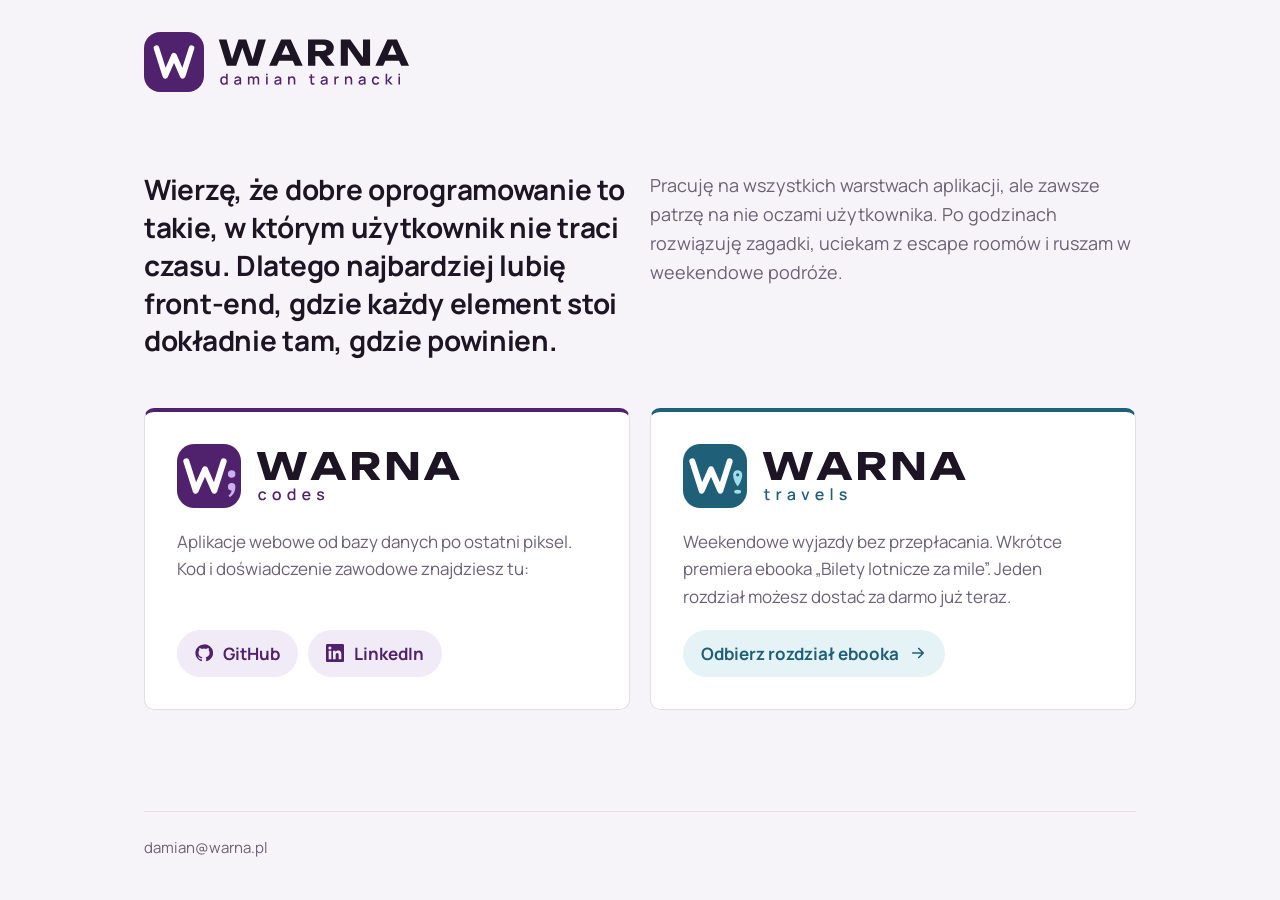
<file: index.html>
<!DOCTYPE html>
<html lang="pl">
<head>
<meta charset="UTF-8">
<meta name="viewport" content="width=device-width, initial-scale=1.0">
<title>WARNA · Damian Tarnacki</title>
<meta name="description" content="Jestem full-stack developerem z sercem do front-endu. Tworzę oprogramowanie, w którym użytkownik nie traci czasu, a po godzinach szukam tańszych lotów.">
<meta name="author" content="Damian Tarnacki">
<meta name="theme-color" content="#50226D">
<link rel="canonical" href="https://warna.pl/">
<meta property="og:type" content="website">
<meta property="og:site_name" content="WARNA">
<meta property="og:locale" content="pl_PL">
<meta property="og:title" content="WARNA · Damian Tarnacki">
<meta property="og:description" content="Oprogramowanie, w którym użytkownik nie traci czasu, i podróże, za które nie przepłacasz. WARNA codes i WARNA travels.">
<meta property="og:url" content="https://warna.pl/">
<meta property="og:image" content="https://warna.pl/assets/img/og.png">
<meta property="og:image:type" content="image/png">
<meta property="og:image:width" content="1200">
<meta property="og:image:height" content="630">
<meta property="og:image:alt" content="Logotypy WARNA codes i WARNA travels">
<meta name="twitter:card" content="summary_large_image">
<link rel="icon" href="/favicon.svg" type="image/svg+xml">
<link rel="icon" type="image/png" sizes="32x32" href="/favicon-32x32.png">
<link rel="icon" type="image/png" sizes="16x16" href="/favicon-16x16.png">
<link rel="apple-touch-icon" sizes="180x180" href="/apple-touch-icon.png">
<link rel="manifest" href="/site.webmanifest">
<link rel="preconnect" href="https://fonts.googleapis.com">
<link rel="preconnect" href="https://fonts.gstatic.com" crossorigin>
<link rel="stylesheet" href="https://fonts.googleapis.com/css2?family=Manrope:wght@500;600;700&display=swap">
<link rel="stylesheet" href="assets/css/style.css">
</head>
<body>
<header class="top">
  <a class="brand" href="/" aria-label="WARNA Damian Tarnacki, strona główna"><svg xmlns="http://www.w3.org/2000/svg" viewBox="0 0 441.74 100.00" role="img" aria-label="WARNA Damian Tarnacki"><g transform="translate(0.00 0.00) scale(1.0417) translate(-2 -2)"><rect x="2" y="2" width="96" height="96" rx="26" fill="#50226D"/><g transform="translate(6 0)"><path d="M16 28 L30 72 L44 40 L58 72 L72 28" fill="none" stroke="#FFFFFF" stroke-width="9" stroke-linecap="round" stroke-linejoin="round"/></g></g><path d="M59.19 -5.16H55.38L66.35 -44.00H79.20L65.82 0.00H50.16L37.43 -37.55H42.42L29.63 0.00H14.02L0.59 -44.00H13.49L24.46 -5.16L20.71 -5.22L33.50 -44.00H46.35Z M97.15 -8.45V-18.25H127.48V-8.45ZM120.56 -44.00 140.57 0.00H127.60L110.82 -38.84H114.34L97.50 0.00H84.54L104.54 -44.00Z M157.81 -24.76H173.83Q176.76 -24.76 178.41 -26.11Q180.05 -27.46 180.05 -29.86Q180.05 -32.33 178.41 -33.65Q176.76 -34.97 173.83 -34.97H156.11L161.57 -40.77V0.00H149.42V-44.00H175.53Q180.58 -44.00 184.33 -42.21Q188.09 -40.42 190.20 -37.28Q192.31 -34.14 192.31 -29.86Q192.31 -25.70 190.20 -22.53Q188.09 -19.36 184.33 -17.60Q180.58 -15.84 175.53 -15.84H157.81ZM164.38 -20.59H178.05L193.83 0.00H179.75Z M244.76 -8.51 241.00 -7.74V-44.00H252.79V0.00H237.48L212.08 -36.20L215.78 -36.96V0.00H203.98V-44.00H219.71Z M274.27 -8.45V-18.25H304.60V-8.45ZM297.67 -44.00 317.68 0.00H304.71L287.94 -38.84H291.46L274.62 0.00H261.65L281.66 -44.00Z" transform="translate(124.00 56.31)" fill="currentColor"/><path d="M7.11 0.38Q5.23 0.38 3.86 -0.56Q2.49 -1.50 1.74 -3.12Q1.00 -4.74 1.00 -6.76Q1.00 -8.80 1.75 -10.41Q2.50 -12.01 3.88 -12.94Q5.26 -13.88 7.16 -13.88Q9.08 -13.88 10.38 -12.94Q11.69 -12.01 12.36 -10.40Q13.03 -8.79 13.03 -6.76Q13.03 -4.74 12.35 -3.12Q11.68 -1.51 10.36 -0.57Q9.05 0.38 7.11 0.38ZM7.48 -1.99Q8.76 -1.99 9.58 -2.60Q10.39 -3.21 10.76 -4.29Q11.14 -5.36 11.14 -6.76Q11.14 -8.16 10.76 -9.24Q10.38 -10.31 9.58 -10.91Q8.79 -11.51 7.56 -11.51Q6.26 -11.51 5.43 -10.88Q4.59 -10.24 4.18 -9.16Q3.78 -8.09 3.78 -6.76Q3.78 -5.43 4.18 -4.34Q4.59 -3.26 5.41 -2.62Q6.23 -1.99 7.48 -1.99ZM11.14 0.00V-9.71H10.84V-18.00H13.46V0.00Z M28.77 0.38Q27.27 0.38 26.26 -0.18Q25.25 -0.74 24.73 -1.66Q24.21 -2.58 24.21 -3.68Q24.21 -4.70 24.57 -5.47Q24.94 -6.25 25.65 -6.79Q26.36 -7.34 27.40 -7.68Q28.30 -7.94 29.44 -8.14Q30.57 -8.34 31.83 -8.51Q33.09 -8.69 34.33 -8.86L33.38 -8.34Q33.40 -9.93 32.71 -10.69Q32.01 -11.46 30.32 -11.46Q29.26 -11.46 28.38 -10.97Q27.49 -10.48 27.14 -9.34L24.70 -10.09Q25.20 -11.83 26.61 -12.85Q28.01 -13.88 30.35 -13.88Q32.16 -13.88 33.51 -13.26Q34.85 -12.64 35.48 -11.30Q35.80 -10.64 35.88 -9.90Q35.95 -9.16 35.95 -8.31V0.00H33.64V-3.09L34.09 -2.69Q33.25 -1.14 31.96 -0.38Q30.66 0.38 28.77 0.38ZM29.24 -1.76Q30.35 -1.76 31.15 -2.16Q31.95 -2.55 32.44 -3.16Q32.92 -3.78 33.08 -4.44Q33.29 -5.04 33.32 -5.79Q33.35 -6.54 33.35 -6.99L34.20 -6.68Q32.96 -6.49 31.95 -6.34Q30.94 -6.19 30.12 -6.04Q29.30 -5.90 28.66 -5.70Q28.12 -5.51 27.71 -5.25Q27.29 -4.99 27.04 -4.61Q26.80 -4.24 26.80 -3.70Q26.80 -3.18 27.06 -2.73Q27.32 -2.29 27.86 -2.03Q28.40 -1.76 29.24 -1.76Z M63.38 0.00 63.39 -8.41Q63.39 -9.88 62.64 -10.69Q61.89 -11.51 60.66 -11.51Q59.91 -11.51 59.29 -11.17Q58.68 -10.83 58.29 -10.14Q57.91 -9.46 57.91 -8.44L56.65 -9.08Q56.62 -10.50 57.26 -11.57Q57.89 -12.65 58.98 -13.24Q60.06 -13.84 61.41 -13.84Q63.60 -13.84 64.80 -12.53Q66.00 -11.21 66.00 -9.04L65.99 0.00ZM47.19 0.00V-13.50H49.51V-9.60H49.81V0.00ZM55.29 0.00 55.30 -8.36Q55.30 -9.84 54.56 -10.68Q53.81 -11.51 52.56 -11.51Q51.33 -11.51 50.57 -10.66Q49.81 -9.81 49.81 -8.44L48.56 -9.24Q48.56 -10.56 49.20 -11.60Q49.84 -12.64 50.93 -13.24Q52.01 -13.84 53.39 -13.84Q54.83 -13.84 55.84 -13.23Q56.85 -12.62 57.38 -11.54Q57.91 -10.45 57.91 -9.01L57.90 0.00Z M77.50 -15.71V-18.25H80.11V-15.71ZM77.50 0.00V-13.50H80.11V0.00Z M95.67 0.38Q94.17 0.38 93.16 -0.18Q92.15 -0.74 91.63 -1.66Q91.11 -2.58 91.11 -3.68Q91.11 -4.70 91.47 -5.47Q91.84 -6.25 92.55 -6.79Q93.26 -7.34 94.30 -7.68Q95.20 -7.94 96.34 -8.14Q97.47 -8.34 98.73 -8.51Q99.99 -8.69 101.22 -8.86L100.28 -8.34Q100.30 -9.93 99.61 -10.69Q98.91 -11.46 97.22 -11.46Q96.16 -11.46 95.28 -10.97Q94.39 -10.48 94.04 -9.34L91.60 -10.09Q92.10 -11.83 93.51 -12.85Q94.91 -13.88 97.25 -13.88Q99.06 -13.88 100.41 -13.26Q101.75 -12.64 102.38 -11.30Q102.70 -10.64 102.78 -9.90Q102.85 -9.16 102.85 -8.31V0.00H100.54V-3.09L100.99 -2.69Q100.15 -1.14 98.86 -0.38Q97.56 0.38 95.67 0.38ZM96.14 -1.76Q97.25 -1.76 98.05 -2.16Q98.85 -2.55 99.34 -3.16Q99.83 -3.78 99.97 -4.44Q100.19 -5.04 100.22 -5.79Q100.25 -6.54 100.25 -6.99L101.10 -6.68Q99.86 -6.49 98.85 -6.34Q97.84 -6.19 97.02 -6.04Q96.20 -5.90 95.56 -5.70Q95.02 -5.51 94.61 -5.25Q94.19 -4.99 93.94 -4.61Q93.70 -4.24 93.70 -3.70Q93.70 -3.18 93.96 -2.73Q94.22 -2.29 94.76 -2.03Q95.30 -1.76 96.14 -1.76Z M123.57 0.00V-6.64Q123.57 -7.43 123.44 -8.26Q123.31 -9.09 122.94 -9.80Q122.57 -10.51 121.91 -10.95Q121.24 -11.39 120.16 -11.39Q119.46 -11.39 118.84 -11.16Q118.21 -10.93 117.74 -10.41Q117.27 -9.90 117.01 -9.06Q116.74 -8.22 116.74 -7.03L115.11 -7.64Q115.11 -9.47 115.80 -10.88Q116.49 -12.29 117.78 -13.08Q119.06 -13.86 120.89 -13.86Q122.29 -13.86 123.24 -13.41Q124.19 -12.96 124.78 -12.23Q125.38 -11.50 125.69 -10.64Q126.00 -9.78 126.11 -8.95Q126.22 -8.12 126.22 -7.50V0.00ZM114.09 0.00V-13.50H116.42V-9.60H116.74V0.00Z  M158.20 0.00Q156.92 0.25 155.70 0.21Q154.47 0.18 153.51 -0.26Q152.55 -0.70 152.06 -1.64Q151.62 -2.48 151.59 -3.34Q151.56 -4.21 151.56 -5.31V-17.25H154.19V-5.44Q154.19 -4.62 154.21 -4.03Q154.22 -3.43 154.46 -3.01Q154.91 -2.24 155.89 -2.13Q156.88 -2.02 158.20 -2.21ZM148.97 -11.40V-13.50H158.20V-11.40Z M172.85 0.38Q171.35 0.38 170.34 -0.18Q169.32 -0.74 168.81 -1.66Q168.29 -2.58 168.29 -3.68Q168.29 -4.70 168.65 -5.47Q169.01 -6.25 169.72 -6.79Q170.44 -7.34 171.47 -7.68Q172.38 -7.94 173.51 -8.14Q174.65 -8.34 175.91 -8.51Q177.16 -8.69 178.40 -8.86L177.45 -8.34Q177.47 -9.93 176.78 -10.69Q176.09 -11.46 174.40 -11.46Q173.34 -11.46 172.45 -10.97Q171.56 -10.48 171.21 -9.34L168.78 -10.09Q169.28 -11.83 170.68 -12.85Q172.09 -13.88 174.42 -13.88Q176.24 -13.88 177.58 -13.26Q178.92 -12.64 179.55 -11.30Q179.88 -10.64 179.95 -9.90Q180.03 -9.16 180.03 -8.31V0.00H177.71V-3.09L178.16 -2.69Q177.32 -1.14 176.03 -0.38Q174.74 0.38 172.85 0.38ZM173.31 -1.76Q174.42 -1.76 175.22 -2.16Q176.03 -2.55 176.51 -3.16Q177.00 -3.78 177.15 -4.44Q177.36 -5.04 177.39 -5.79Q177.42 -6.54 177.42 -6.99L178.28 -6.68Q177.04 -6.49 176.02 -6.34Q175.01 -6.19 174.19 -6.04Q173.38 -5.90 172.74 -5.70Q172.20 -5.51 171.78 -5.25Q171.36 -4.99 171.12 -4.61Q170.88 -4.24 170.88 -3.70Q170.88 -3.18 171.14 -2.73Q171.40 -2.29 171.94 -2.03Q172.47 -1.76 173.31 -1.76Z M191.28 0.00V-13.50H193.60V-10.23L193.28 -10.65Q193.53 -11.30 193.93 -11.84Q194.33 -12.39 194.85 -12.74Q195.36 -13.11 195.99 -13.32Q196.62 -13.53 197.29 -13.57Q197.95 -13.61 198.56 -13.50V-11.05Q197.90 -11.23 197.09 -11.15Q196.29 -11.08 195.61 -10.64Q194.97 -10.23 194.61 -9.64Q194.24 -9.05 194.07 -8.33Q193.91 -7.61 193.91 -6.81V0.00Z M218.41 0.00V-6.64Q218.41 -7.43 218.28 -8.26Q218.15 -9.09 217.78 -9.80Q217.41 -10.51 216.74 -10.95Q216.07 -11.39 215.00 -11.39Q214.30 -11.39 213.68 -11.16Q213.05 -10.93 212.58 -10.41Q212.11 -9.90 211.84 -9.06Q211.57 -8.22 211.57 -7.03L209.95 -7.64Q209.95 -9.47 210.64 -10.88Q211.32 -12.29 212.61 -13.08Q213.90 -13.86 215.72 -13.86Q217.12 -13.86 218.07 -13.41Q219.03 -12.96 219.62 -12.23Q220.21 -11.50 220.53 -10.64Q220.84 -9.78 220.95 -8.95Q221.06 -8.12 221.06 -7.50V0.00ZM208.93 0.00V-13.50H211.26V-9.60H211.57V0.00Z M236.12 0.38Q234.62 0.38 233.61 -0.18Q232.60 -0.74 232.08 -1.66Q231.56 -2.58 231.56 -3.68Q231.56 -4.70 231.93 -5.47Q232.29 -6.25 233.00 -6.79Q233.71 -7.34 234.75 -7.68Q235.65 -7.94 236.79 -8.14Q237.93 -8.34 239.18 -8.51Q240.44 -8.69 241.68 -8.86L240.72 -8.34Q240.75 -9.93 240.06 -10.69Q239.36 -11.46 237.68 -11.46Q236.61 -11.46 235.73 -10.97Q234.84 -10.48 234.49 -9.34L232.05 -10.09Q232.55 -11.83 233.96 -12.85Q235.36 -13.88 237.70 -13.88Q239.51 -13.88 240.86 -13.26Q242.20 -12.64 242.82 -11.30Q243.15 -10.64 243.23 -9.90Q243.30 -9.16 243.30 -8.31V0.00H240.99V-3.09L241.44 -2.69Q240.60 -1.14 239.31 -0.38Q238.01 0.38 236.12 0.38ZM236.59 -1.76Q237.70 -1.76 238.50 -2.16Q239.30 -2.55 239.79 -3.16Q240.28 -3.78 240.43 -4.44Q240.64 -5.04 240.67 -5.79Q240.70 -6.54 240.70 -6.99L241.55 -6.68Q240.31 -6.49 239.30 -6.34Q238.29 -6.19 237.47 -6.04Q236.65 -5.90 236.01 -5.70Q235.47 -5.51 235.06 -5.25Q234.64 -4.99 234.39 -4.61Q234.15 -4.24 234.15 -3.70Q234.15 -3.18 234.41 -2.73Q234.68 -2.29 235.21 -2.03Q235.75 -1.76 236.59 -1.76Z M260.32 0.38Q258.25 0.38 256.80 -0.55Q255.35 -1.48 254.58 -3.09Q253.81 -4.70 253.80 -6.75Q253.81 -8.84 254.60 -10.44Q255.39 -12.05 256.85 -12.96Q258.31 -13.88 260.36 -13.88Q262.57 -13.88 264.14 -12.78Q265.71 -11.68 266.21 -9.76L263.61 -9.01Q263.23 -10.15 262.34 -10.78Q261.46 -11.41 260.32 -11.41Q259.04 -11.41 258.21 -10.81Q257.39 -10.20 256.99 -9.15Q256.59 -8.10 256.57 -6.75Q256.59 -4.66 257.53 -3.38Q258.48 -2.09 260.32 -2.09Q261.59 -2.09 262.37 -2.67Q263.15 -3.25 263.56 -4.34L266.21 -3.71Q265.55 -1.74 264.02 -0.68Q262.50 0.38 260.32 0.38Z M276.75 0.00 276.76 -18.00H279.41V-7.00L284.71 -13.50H288.04L282.44 -6.75L288.61 0.00H285.06L279.41 -6.50V0.00Z M298.11 -15.71V-18.25H300.73V-15.71ZM298.11 0.00V-13.50H300.73V0.00Z" transform="translate(126.00 87.69)" class="desc" fill="#50226D"/></svg></a>
</header>
<main>
  <section class="intro">
    <h1>Wierzę, że dobre oprogramowanie to takie, w którym użytkownik nie traci czasu. Dlatego najbardziej lubię front-end, gdzie każdy element stoi dokładnie tam, gdzie powinien.</h1>
    <p class="bio">Pracuję na wszystkich warstwach aplikacji, ale zawsze patrzę na nie oczami użytkownika. Po godzinach rozwiązuję zagadki, uciekam z escape roomów i ruszam w weekendowe podróże.</p>
  </section>
  <div class="lines">
    <article class="line codes">
      <div class="lockup"><svg xmlns="http://www.w3.org/2000/svg" viewBox="0 0 441.74 100.00" role="img" aria-label="WARNA codes"><g transform="translate(0.00 0.00) scale(1.0417) translate(-2 -2)"><rect x="2" y="2" width="96" height="96" rx="26" fill="#50226D"/><path d="M16 28 L30 72 L44 40 L58 72 L72 28" fill="none" stroke="#FFFFFF" stroke-width="9" stroke-linecap="round" stroke-linejoin="round"/><circle cx="84" cy="47" r="5.6" fill="#CDB0F0"/><path d="M78.4 66 A5.6 5.6 0 0 1 89.6 66 C89.6 73.2 86.6 78.4 81.2 81.8 L79.2 79.4 C81.9 77.2 83.5 74.6 84 71.6 A5.6 5.6 0 0 1 78.4 66Z" fill="#CDB0F0"/></g><path d="M59.19 -5.16H55.38L66.35 -44.00H79.20L65.82 0.00H50.16L37.43 -37.55H42.42L29.63 0.00H14.02L0.59 -44.00H13.49L24.46 -5.16L20.71 -5.22L33.50 -44.00H46.35Z M97.15 -8.45V-18.25H127.48V-8.45ZM120.56 -44.00 140.57 0.00H127.60L110.82 -38.84H114.34L97.50 0.00H84.54L104.54 -44.00Z M157.81 -24.76H173.83Q176.76 -24.76 178.41 -26.11Q180.05 -27.46 180.05 -29.86Q180.05 -32.33 178.41 -33.65Q176.76 -34.97 173.83 -34.97H156.11L161.57 -40.77V0.00H149.42V-44.00H175.53Q180.58 -44.00 184.33 -42.21Q188.09 -40.42 190.20 -37.28Q192.31 -34.14 192.31 -29.86Q192.31 -25.70 190.20 -22.53Q188.09 -19.36 184.33 -17.60Q180.58 -15.84 175.53 -15.84H157.81ZM164.38 -20.59H178.05L193.83 0.00H179.75Z M244.76 -8.51 241.00 -7.74V-44.00H252.79V0.00H237.48L212.08 -36.20L215.78 -36.96V0.00H203.98V-44.00H219.71Z M274.27 -8.45V-18.25H304.60V-8.45ZM297.67 -44.00 317.68 0.00H304.71L287.94 -38.84H291.46L274.62 0.00H261.65L281.66 -44.00Z" transform="translate(124.00 56.31)" fill="currentColor"/><path d="M7.53 0.38Q5.45 0.38 4.00 -0.55Q2.55 -1.48 1.78 -3.09Q1.01 -4.70 1.00 -6.75Q1.01 -8.84 1.80 -10.44Q2.59 -12.05 4.05 -12.96Q5.51 -13.88 7.56 -13.88Q9.78 -13.88 11.34 -12.78Q12.91 -11.68 13.41 -9.76L10.81 -9.01Q10.43 -10.15 9.54 -10.78Q8.66 -11.41 7.53 -11.41Q6.24 -11.41 5.41 -10.81Q4.59 -10.20 4.19 -9.15Q3.79 -8.10 3.78 -6.75Q3.79 -4.66 4.73 -3.38Q5.68 -2.09 7.53 -2.09Q8.79 -2.09 9.57 -2.67Q10.35 -3.25 10.76 -4.34L13.41 -3.71Q12.75 -1.74 11.23 -0.68Q9.70 0.38 7.53 0.38Z M29.82 0.38Q27.80 0.38 26.31 -0.54Q24.82 -1.45 24.02 -3.06Q23.21 -4.66 23.21 -6.76Q23.21 -8.88 24.04 -10.48Q24.86 -12.09 26.35 -12.98Q27.84 -13.88 29.82 -13.88Q31.85 -13.88 33.34 -12.96Q34.83 -12.05 35.64 -10.45Q36.45 -8.85 36.45 -6.76Q36.45 -4.65 35.63 -3.04Q34.81 -1.44 33.33 -0.53Q31.84 0.38 29.82 0.38ZM29.82 -2.09Q31.76 -2.09 32.72 -3.39Q33.67 -4.70 33.67 -6.76Q33.67 -8.88 32.71 -10.14Q31.74 -11.41 29.82 -11.41Q28.51 -11.41 27.66 -10.82Q26.81 -10.23 26.40 -9.18Q25.99 -8.14 25.99 -6.76Q25.99 -4.64 26.96 -3.36Q27.94 -2.09 29.82 -2.09Z M52.56 0.38Q50.68 0.38 49.31 -0.56Q47.94 -1.50 47.19 -3.12Q46.45 -4.74 46.45 -6.76Q46.45 -8.80 47.20 -10.41Q47.95 -12.01 49.33 -12.94Q50.71 -13.88 52.61 -13.88Q54.53 -13.88 55.83 -12.94Q57.14 -12.01 57.81 -10.40Q58.48 -8.79 58.48 -6.76Q58.48 -4.74 57.80 -3.12Q57.12 -1.51 55.81 -0.57Q54.50 0.38 52.56 0.38ZM52.93 -1.99Q54.21 -1.99 55.03 -2.60Q55.84 -3.21 56.21 -4.29Q56.59 -5.36 56.59 -6.76Q56.59 -8.16 56.21 -9.24Q55.83 -10.31 55.03 -10.91Q54.24 -11.51 53.01 -11.51Q51.71 -11.51 50.88 -10.88Q50.04 -10.24 49.63 -9.16Q49.23 -8.09 49.23 -6.76Q49.23 -5.43 49.63 -4.34Q50.04 -3.26 50.86 -2.62Q51.68 -1.99 52.93 -1.99ZM56.59 0.00V-9.71H56.29V-18.00H58.91V0.00Z M76.40 0.38Q74.39 0.38 72.87 -0.51Q71.35 -1.39 70.51 -2.97Q69.66 -4.55 69.66 -6.64Q69.66 -8.85 70.49 -10.48Q71.32 -12.10 72.81 -12.99Q74.30 -13.88 76.27 -13.88Q78.34 -13.88 79.79 -12.92Q81.24 -11.96 81.96 -10.20Q82.67 -8.44 82.52 -6.01H79.91V-6.96Q79.89 -9.31 79.02 -10.44Q78.15 -11.56 76.38 -11.56Q74.41 -11.56 73.42 -10.32Q72.44 -9.09 72.44 -6.75Q72.44 -4.53 73.42 -3.31Q74.41 -2.09 76.27 -2.09Q77.50 -2.09 78.39 -2.64Q79.29 -3.20 79.79 -4.24L82.35 -3.43Q81.56 -1.61 79.96 -0.62Q78.36 0.38 76.40 0.38ZM71.59 -6.01V-8.05H81.22V-6.01Z M98.49 0.36Q96.02 0.36 94.47 -0.72Q92.92 -1.81 92.57 -3.79L95.25 -4.20Q95.50 -3.15 96.41 -2.54Q97.31 -1.94 98.66 -1.94Q99.89 -1.94 100.58 -2.44Q101.27 -2.94 101.27 -3.81Q101.27 -4.33 101.03 -4.64Q100.79 -4.96 100.01 -5.25Q99.24 -5.54 97.65 -5.96Q95.91 -6.41 94.89 -6.93Q93.87 -7.45 93.44 -8.14Q93.01 -8.84 93.01 -9.83Q93.01 -11.05 93.66 -11.96Q94.31 -12.88 95.49 -13.38Q96.67 -13.88 98.26 -13.88Q99.81 -13.88 101.02 -13.39Q102.24 -12.90 102.99 -12.01Q103.74 -11.11 103.89 -9.91L101.21 -9.43Q101.07 -10.40 100.30 -10.96Q99.52 -11.53 98.29 -11.58Q97.10 -11.62 96.36 -11.18Q95.62 -10.74 95.62 -9.96Q95.62 -9.51 95.91 -9.20Q96.19 -8.89 97.00 -8.60Q97.81 -8.31 99.40 -7.91Q101.10 -7.48 102.10 -6.94Q103.10 -6.41 103.53 -5.68Q103.96 -4.95 103.96 -3.91Q103.96 -1.91 102.51 -0.78Q101.05 0.36 98.49 0.36Z" transform="translate(126.00 87.69)" class="desc" fill="#50226D"/></svg></div>
      <p>Aplikacje webowe od bazy danych po ostatni piksel. Kod i doświadczenie zawodowe znajdziesz tu:</p>
      <ul class="links">
        <li><a href="https://github.com/warnaa" rel="me"><svg viewBox="0 0 24 24" aria-hidden="true"><path fill="currentColor" d="M12 .5a11.5 11.5 0 0 0-3.64 22.41c.58.1.79-.25.79-.56v-2c-3.2.7-3.88-1.37-3.88-1.37-.52-1.33-1.28-1.69-1.28-1.69-1.05-.71.08-.7.08-.7 1.16.08 1.77 1.19 1.77 1.19 1.03 1.77 2.7 1.26 3.36.96.1-.75.4-1.26.73-1.55-2.55-.29-5.24-1.28-5.24-5.69 0-1.26.45-2.28 1.19-3.09-.12-.29-.52-1.46.11-3.05 0 0 .97-.31 3.17 1.18a11 11 0 0 1 5.77 0c2.2-1.49 3.17-1.18 3.17-1.18.63 1.59.23 2.76.11 3.05.74.81 1.19 1.83 1.19 3.09 0 4.42-2.69 5.39-5.26 5.68.41.36.78 1.06.78 2.14v3.17c0 .31.21.67.8.56A11.5 11.5 0 0 0 12 .5Z"/></svg><span>GitHub</span></a></li>
        <li><a href="https://www.linkedin.com/in/damian-tarnacki-76337441" rel="me"><svg viewBox="0 0 24 24" aria-hidden="true"><path fill="currentColor" d="M20.45 20.45h-3.56v-5.57c0-1.33-.02-3.04-1.85-3.04-1.85 0-2.14 1.45-2.14 2.94v5.67H9.35V9h3.41v1.56h.05c.48-.9 1.64-1.85 3.37-1.85 3.6 0 4.27 2.37 4.27 5.46v6.28ZM5.34 7.43a2.07 2.07 0 1 1 0-4.13 2.07 2.07 0 0 1 0 4.13ZM7.12 20.45H3.56V9h3.56v11.45ZM22.22 0H1.77C.79 0 0 .77 0 1.73v20.54C0 23.23.79 24 1.77 24h20.45c.98 0 1.78-.77 1.78-1.73V1.73C24 .77 23.2 0 22.22 0Z"/></svg><span>LinkedIn</span></a></li>
      </ul>
    </article>
    <article class="line travels">
      <div class="lockup"><svg xmlns="http://www.w3.org/2000/svg" viewBox="0 0 441.74 100.00" role="img" aria-label="WARNA travels"><g transform="translate(0.00 0.00) scale(1.0417) translate(-2 -2)"><rect x="2" y="2" width="96" height="96" rx="26" fill="#1F5F78"/><path d="M16 28 L30 72 L44 40 L58 72 L72 28" fill="none" stroke="#FFFFFF" stroke-width="9" stroke-linecap="round" stroke-linejoin="round"/><path d="M84 65.5 C81.62 63.50 77.20 54.66 77.20 48.20 A6.8 6.8 0 1 1 90.80 48.20 C90.80 54.66 86.38 63.50 84 65.5Z" fill="#9EE0EA"/><circle cx="84" cy="48.20" r="2.45" fill="#1F5F78"/><ellipse cx="84" cy="73.6" rx="5.2" ry="2.9" fill="#9EE0EA"/></g><path d="M59.19 -5.16H55.38L66.35 -44.00H79.20L65.82 0.00H50.16L37.43 -37.55H42.42L29.63 0.00H14.02L0.59 -44.00H13.49L24.46 -5.16L20.71 -5.22L33.50 -44.00H46.35Z M97.15 -8.45V-18.25H127.48V-8.45ZM120.56 -44.00 140.57 0.00H127.60L110.82 -38.84H114.34L97.50 0.00H84.54L104.54 -44.00Z M157.81 -24.76H173.83Q176.76 -24.76 178.41 -26.11Q180.05 -27.46 180.05 -29.86Q180.05 -32.33 178.41 -33.65Q176.76 -34.97 173.83 -34.97H156.11L161.57 -40.77V0.00H149.42V-44.00H175.53Q180.58 -44.00 184.33 -42.21Q188.09 -40.42 190.20 -37.28Q192.31 -34.14 192.31 -29.86Q192.31 -25.70 190.20 -22.53Q188.09 -19.36 184.33 -17.60Q180.58 -15.84 175.53 -15.84H157.81ZM164.38 -20.59H178.05L193.83 0.00H179.75Z M244.76 -8.51 241.00 -7.74V-44.00H252.79V0.00H237.48L212.08 -36.20L215.78 -36.96V0.00H203.98V-44.00H219.71Z M274.27 -8.45V-18.25H304.60V-8.45ZM297.67 -44.00 317.68 0.00H304.71L287.94 -38.84H291.46L274.62 0.00H261.65L281.66 -44.00Z" transform="translate(124.00 56.31)" fill="currentColor"/><path d="M9.47 0.00Q8.20 0.25 6.98 0.21Q5.75 0.18 4.79 -0.26Q3.83 -0.70 3.34 -1.64Q2.90 -2.48 2.87 -3.34Q2.84 -4.21 2.84 -5.31V-17.25H5.46V-5.44Q5.46 -4.62 5.48 -4.03Q5.50 -3.43 5.74 -3.01Q6.19 -2.24 7.17 -2.13Q8.15 -2.02 9.47 -2.21ZM0.25 -11.40V-13.50H9.47V-11.40Z M20.31 0.00V-13.50H22.64V-10.23L22.31 -10.65Q22.56 -11.30 22.96 -11.84Q23.36 -12.39 23.89 -12.74Q24.40 -13.11 25.03 -13.32Q25.66 -13.53 26.33 -13.57Q26.99 -13.61 27.60 -13.50V-11.05Q26.94 -11.23 26.13 -11.15Q25.32 -11.08 24.65 -10.64Q24.01 -10.23 23.64 -9.64Q23.27 -9.05 23.11 -8.33Q22.95 -7.61 22.95 -6.81V0.00Z M41.79 0.38Q40.29 0.38 39.28 -0.18Q38.26 -0.74 37.74 -1.66Q37.23 -2.58 37.23 -3.68Q37.23 -4.70 37.59 -5.47Q37.95 -6.25 38.66 -6.79Q39.38 -7.34 40.41 -7.68Q41.31 -7.94 42.45 -8.14Q43.59 -8.34 44.84 -8.51Q46.10 -8.69 47.34 -8.86L46.39 -8.34Q46.41 -9.93 45.72 -10.69Q45.03 -11.46 43.34 -11.46Q42.28 -11.46 41.39 -10.97Q40.50 -10.48 40.15 -9.34L37.71 -10.09Q38.21 -11.83 39.62 -12.85Q41.03 -13.88 43.36 -13.88Q45.18 -13.88 46.52 -13.26Q47.86 -12.64 48.49 -11.30Q48.81 -10.64 48.89 -9.90Q48.96 -9.16 48.96 -8.31V0.00H46.65V-3.09L47.10 -2.69Q46.26 -1.14 44.97 -0.38Q43.68 0.38 41.79 0.38ZM42.25 -1.76Q43.36 -1.76 44.16 -2.16Q44.96 -2.55 45.45 -3.16Q45.94 -3.78 46.09 -4.44Q46.30 -5.04 46.33 -5.79Q46.36 -6.54 46.36 -6.99L47.21 -6.68Q45.98 -6.49 44.96 -6.34Q43.95 -6.19 43.13 -6.04Q42.31 -5.90 41.68 -5.70Q41.14 -5.51 40.72 -5.25Q40.30 -4.99 40.06 -4.61Q39.81 -4.24 39.81 -3.70Q39.81 -3.18 40.08 -2.73Q40.34 -2.29 40.88 -2.03Q41.41 -1.76 42.25 -1.76Z M63.86 0.00 58.96 -13.50H61.60L65.19 -3.28L68.78 -13.50H71.41L66.51 0.00Z M87.65 0.38Q85.64 0.38 84.12 -0.51Q82.60 -1.39 81.76 -2.97Q80.91 -4.55 80.91 -6.64Q80.91 -8.85 81.74 -10.48Q82.58 -12.10 84.06 -12.99Q85.55 -13.88 87.53 -13.88Q89.59 -13.88 91.04 -12.92Q92.49 -11.96 93.21 -10.20Q93.93 -8.44 93.78 -6.01H91.16V-6.96Q91.14 -9.31 90.27 -10.44Q89.40 -11.56 87.63 -11.56Q85.66 -11.56 84.68 -10.32Q83.69 -9.09 83.69 -6.75Q83.69 -4.53 84.68 -3.31Q85.66 -2.09 87.53 -2.09Q88.75 -2.09 89.64 -2.64Q90.54 -3.20 91.04 -4.24L93.60 -3.43Q92.81 -1.61 91.21 -0.62Q89.61 0.38 87.65 0.38ZM82.84 -6.01V-8.05H92.48V-6.01Z M104.83 0.00V-18.38H107.44V0.00Z M124.35 0.36Q121.89 0.36 120.34 -0.72Q118.79 -1.81 118.44 -3.79L121.11 -4.20Q121.36 -3.15 122.27 -2.54Q123.18 -1.94 124.53 -1.94Q125.75 -1.94 126.44 -2.44Q127.14 -2.94 127.14 -3.81Q127.14 -4.33 126.89 -4.64Q126.65 -4.96 125.88 -5.25Q125.10 -5.54 123.51 -5.96Q121.78 -6.41 120.76 -6.93Q119.74 -7.45 119.31 -8.14Q118.88 -8.84 118.88 -9.83Q118.88 -11.05 119.53 -11.96Q120.18 -12.88 121.36 -13.38Q122.54 -13.88 124.13 -13.88Q125.68 -13.88 126.89 -13.39Q128.10 -12.90 128.85 -12.01Q129.60 -11.11 129.75 -9.91L127.08 -9.43Q126.94 -10.40 126.16 -10.96Q125.39 -11.53 124.15 -11.58Q122.96 -11.62 122.23 -11.18Q121.49 -10.74 121.49 -9.96Q121.49 -9.51 121.77 -9.20Q122.05 -8.89 122.86 -8.60Q123.68 -8.31 125.26 -7.91Q126.96 -7.48 127.96 -6.94Q128.96 -6.41 129.39 -5.68Q129.83 -4.95 129.83 -3.91Q129.83 -1.91 128.37 -0.78Q126.91 0.36 124.35 0.36Z" transform="translate(126.00 87.69)" class="desc" fill="#1F5F78"/></svg></div>
      <p>Weekendowe wyjazdy bez przepłacania. Wkrótce premiera ebooka „Bilety lotnicze za mile”. Jeden rozdział możesz dostać za darmo już teraz.</p>
      <ul class="links">
        <li><a class="cta" href="/travels/bilety-lotnicze-za-mile/"><span>Odbierz rozdział ebooka</span><svg viewBox="0 0 24 24" aria-hidden="true"><path d="M5 12h13m-5-6 6 6-6 6" fill="none" stroke="currentColor" stroke-width="2.2" stroke-linecap="round" stroke-linejoin="round"/></svg></a></li>
      </ul>
    </article>
  </div>
</main>
<footer><div class="foot"><a href="mailto:damian@warna.pl">damian@warna.pl</a></div></footer>
</body>
</html>
</file>
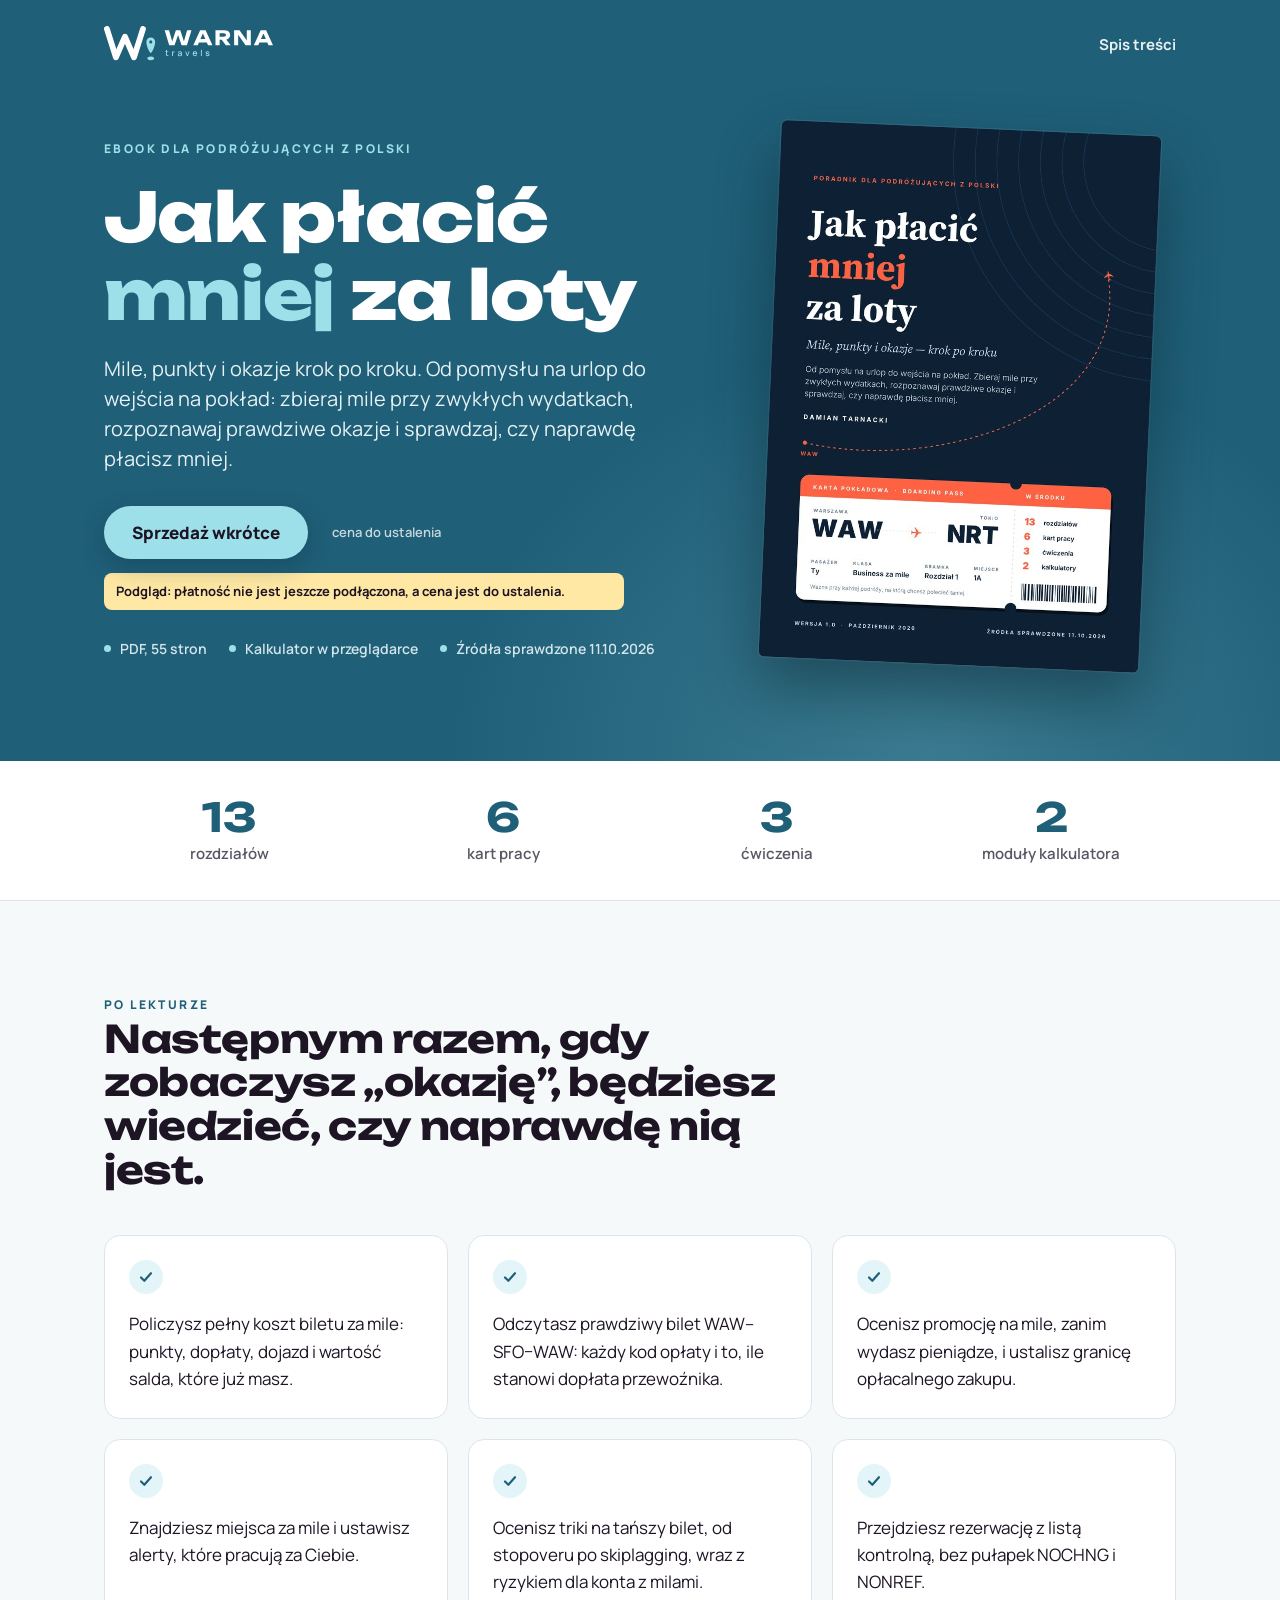
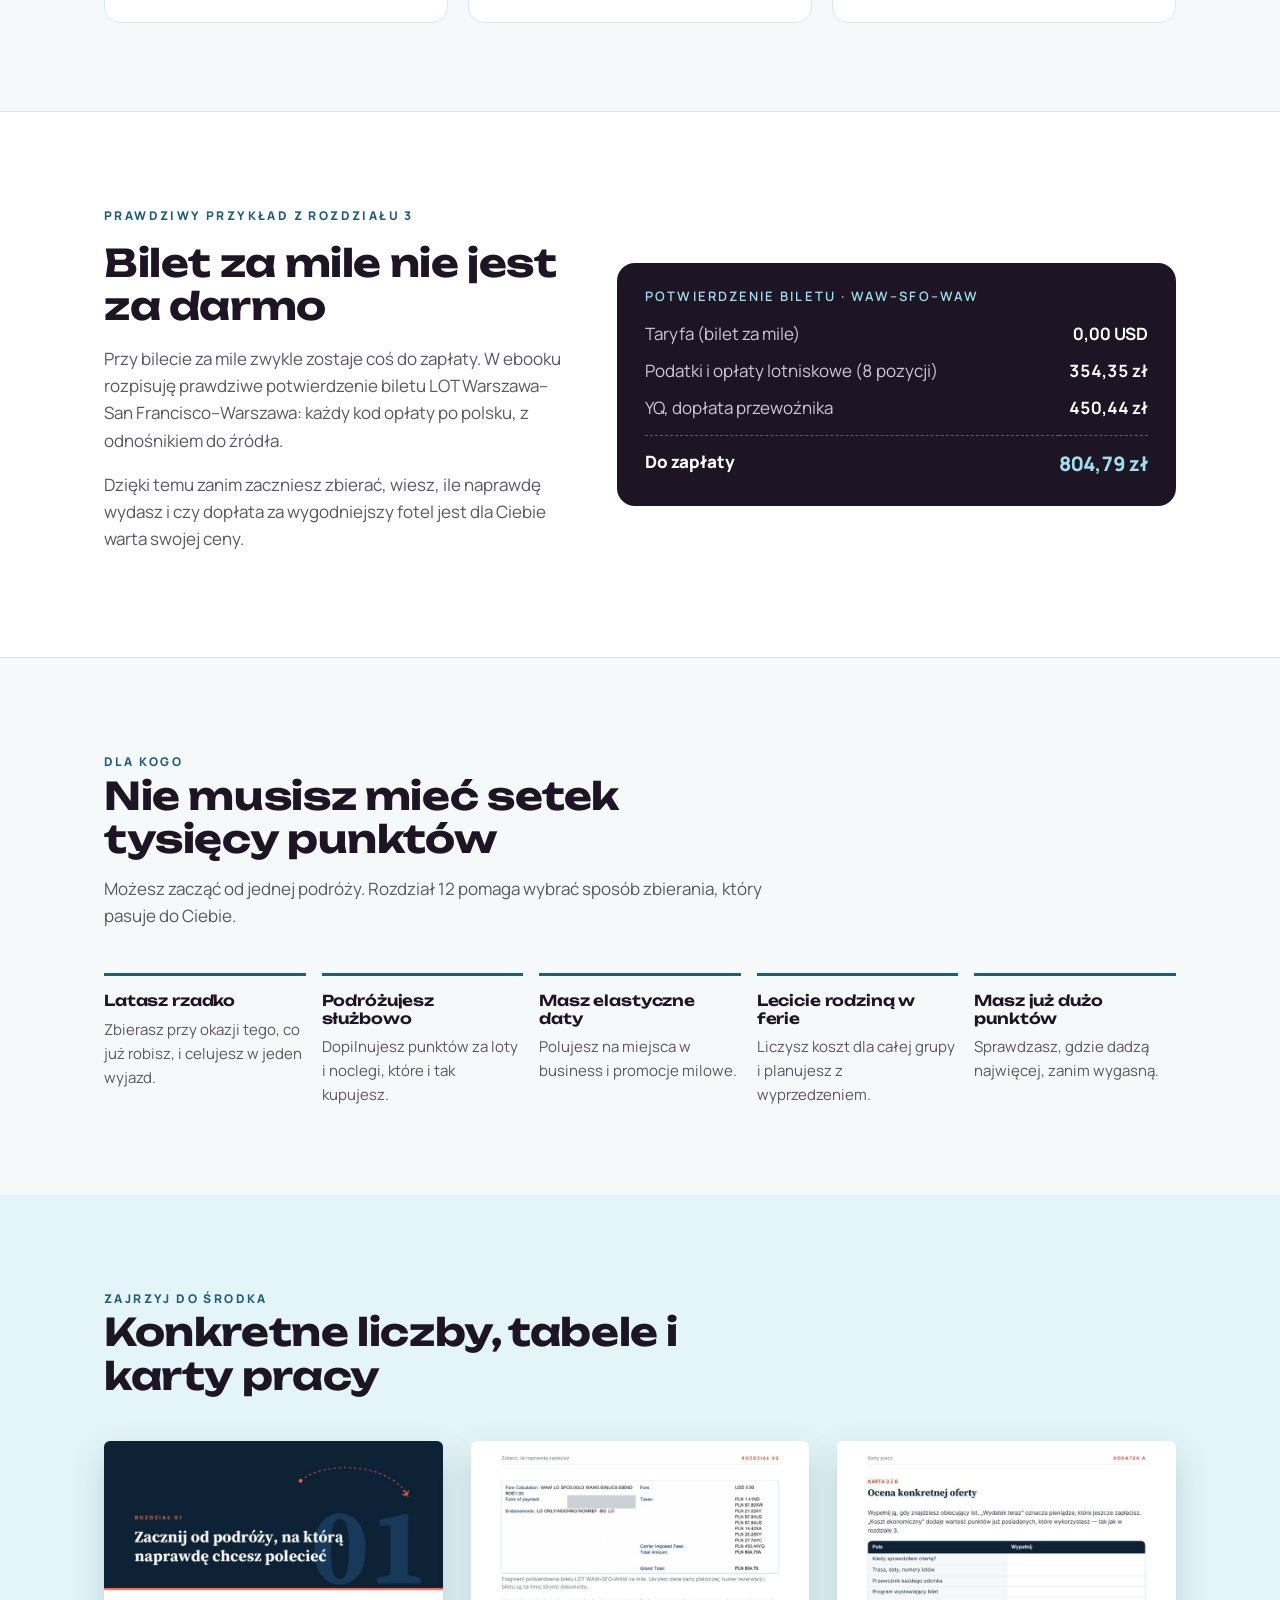
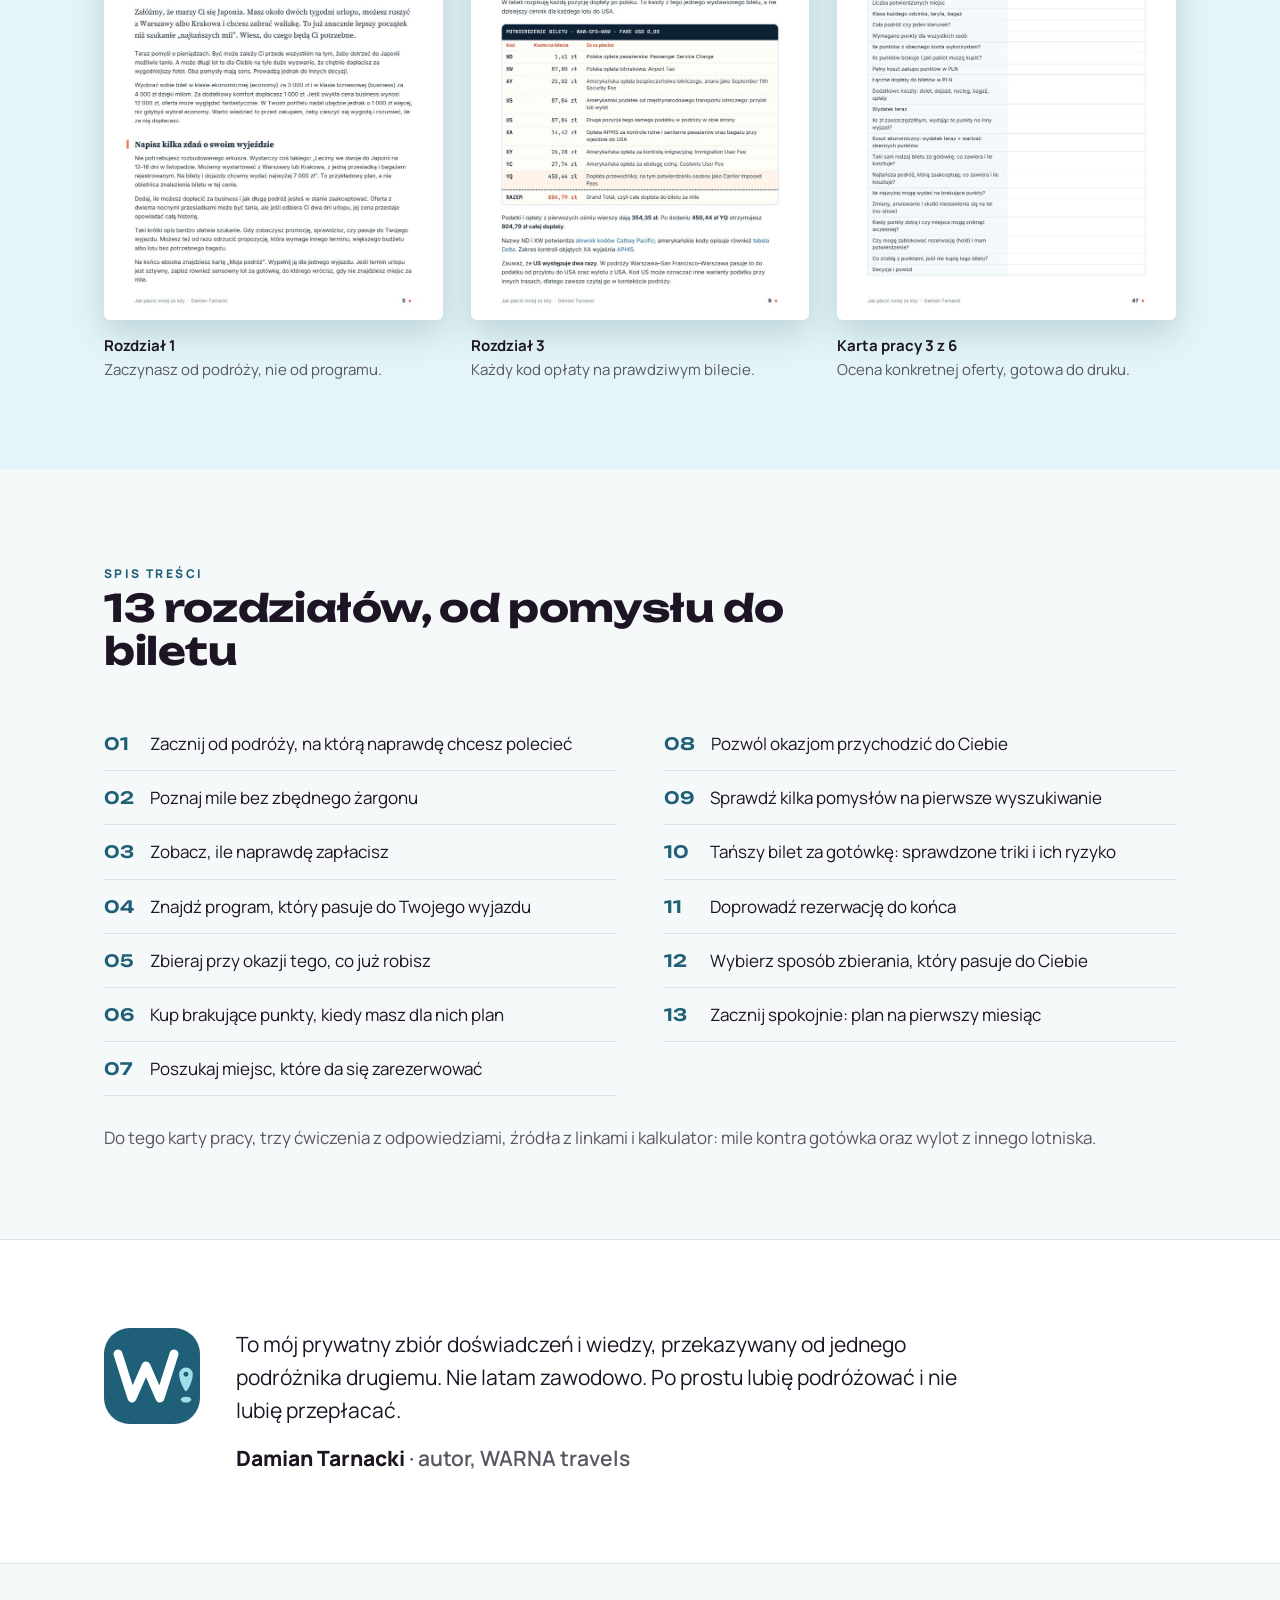
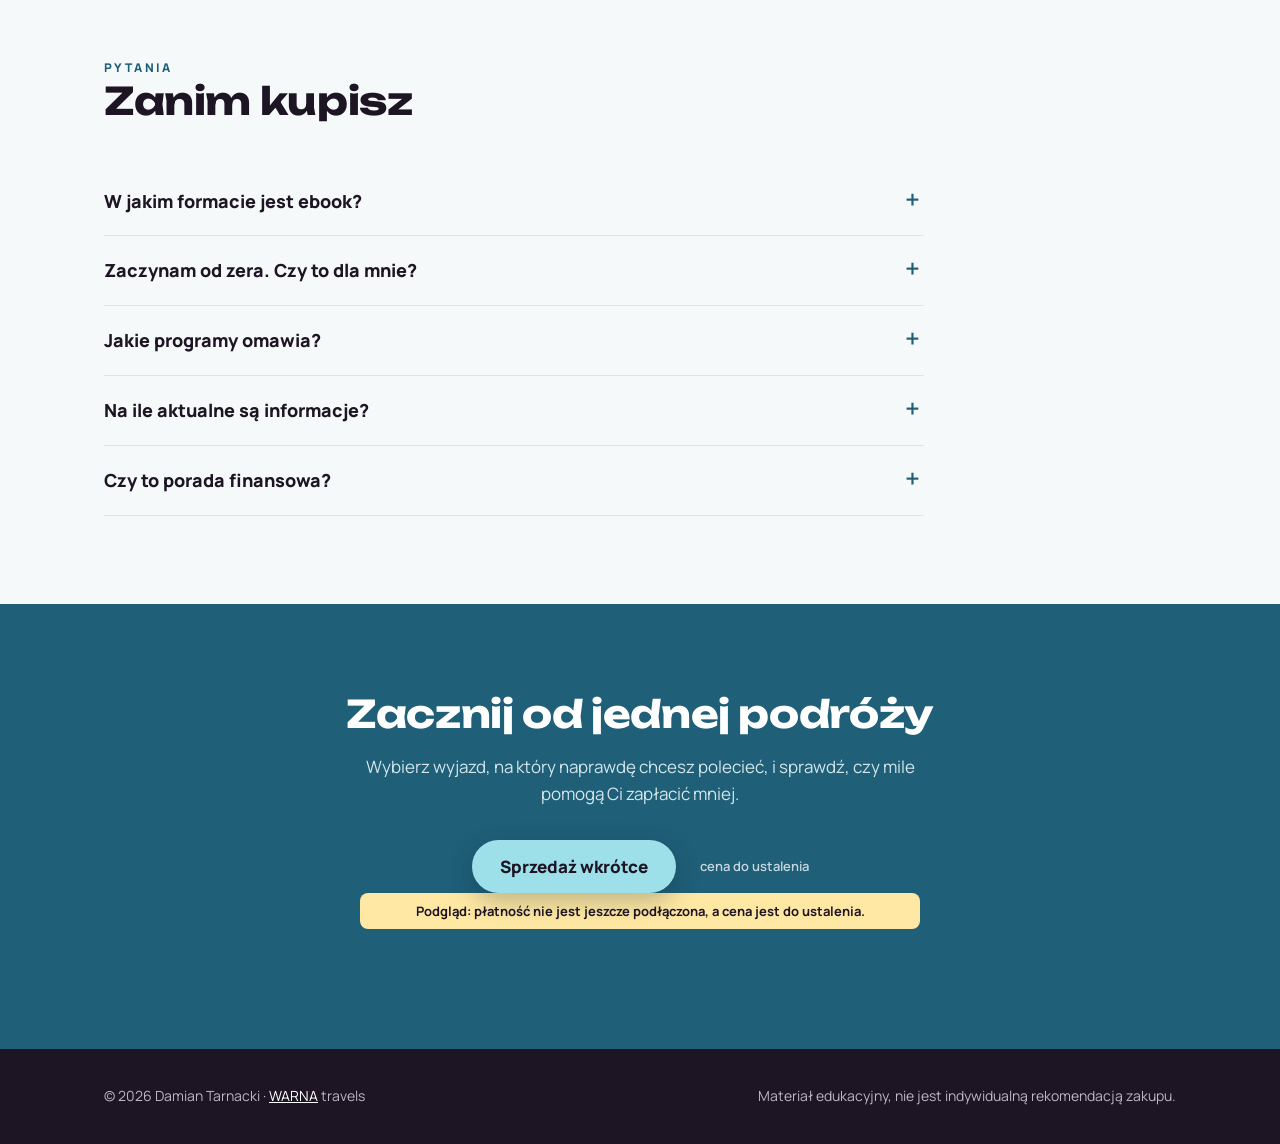
<file: ebook/index.html>
<!doctype html>
<html lang="pl">
<head>
<meta charset="utf-8">
<meta name="viewport" content="width=device-width, initial-scale=1">
<title>Jak płacić mniej za loty · ebook · WARNA travels</title>
<meta name="description" content="Ebook o kupowaniu lotów za mile i łapaniu okazji, dla podróżujących z Polski. 13 rozdziałów, karty pracy i kalkulator. Damian Tarnacki.">
<meta property="og:type" content="product">
<meta property="og:locale" content="pl_PL">
<meta property="og:title" content="Jak płacić mniej za loty: mile, punkty i okazje">
<meta property="og:description" content="Od pomysłu na urlop do wejścia na pokład. Ebook dla podróżujących z Polski.">
<meta property="og:image" content="https://warna.pl/ebook/assets/og.jpg">
<meta property="og:url" content="https://warna.pl/ebook/">
<link rel="canonical" href="https://warna.pl/ebook/">
<meta name="twitter:card" content="summary_large_image">
<meta name="theme-color" content="#1F5F78">
<link rel="icon" type="image/svg+xml" href="assets/emblemat-travels.svg">
<link rel="preload" href="fonts/unbounded-latin-wght-normal.woff2" as="font" type="font/woff2" crossorigin>
<link rel="preload" href="fonts/manrope-latin-wght-normal.woff2" as="font" type="font/woff2" crossorigin>
<style>
/* Unbounded i Manrope: SIL OFL 1.1, licencje w fonts/. Pliki z Fontsource, hostowane lokalnie. */
@font-face{font-family:Unbounded;font-display:swap;font-weight:200 900;src:url(fonts/unbounded-latin-ext-wght-normal.woff2) format("woff2");unicode-range:U+0100-02AF,U+0304,U+0308,U+0329,U+1E00-1E9F,U+1EF2-1EFF,U+2020,U+20A0-20AB,U+20AD-20C0,U+2113,U+2C60-2C7F,U+A720-A7FF}
@font-face{font-family:Unbounded;font-display:swap;font-weight:200 900;src:url(fonts/unbounded-latin-wght-normal.woff2) format("woff2");unicode-range:U+0000-00FF,U+0131,U+0152-0153,U+02BB-02BC,U+02C6,U+02DA,U+02DC,U+0304,U+0308,U+0329,U+2000-206F,U+2074,U+20AC,U+2122,U+2191,U+2193,U+2212,U+2215,U+FEFF,U+FFFD}
@font-face{font-family:Manrope;font-display:swap;font-weight:200 800;src:url(fonts/manrope-latin-ext-wght-normal.woff2) format("woff2");unicode-range:U+0100-02AF,U+0304,U+0308,U+0329,U+1E00-1E9F,U+1EF2-1EFF,U+2020,U+20A0-20AB,U+20AD-20C0,U+2113,U+2C60-2C7F,U+A720-A7FF}
@font-face{font-family:Manrope;font-display:swap;font-weight:200 800;src:url(fonts/manrope-latin-wght-normal.woff2) format("woff2");unicode-range:U+0000-00FF,U+0131,U+0152-0153,U+02BB-02BC,U+02C6,U+02DA,U+02DC,U+0304,U+0308,U+0329,U+2000-206F,U+2074,U+20AC,U+2122,U+2191,U+2193,U+2212,U+2215,U+FEFF,U+FFFD}

/* Kolory WARNA travels (branding/b-v3/generator.py): linia #1F5F78, akcent #9EE0EA, tusz #1D1424 */
:root{
  --petrol:#1F5F78;--petrol-deep:#174A5E;--aqua:#9EE0EA;--aqua-soft:#E3F5F8;
  --ink:#1D1424;--muted:#5B5663;--line:#DCE6EA;--bg:#F6F9FA;--paper:#FFFFFF;
  --display:Unbounded,"Arial Black",system-ui,sans-serif;
  --sans:Manrope,system-ui,"Segoe UI",sans-serif;
  --wrap:1120px;
}
*{box-sizing:border-box}
html{scroll-behavior:smooth}
body{margin:0;background:var(--bg);color:var(--ink);font-family:var(--sans);font-size:17px;line-height:1.6;-webkit-font-smoothing:antialiased}
img{max-width:100%;height:auto;display:block}
a{color:var(--petrol)}
.wrap{max-width:var(--wrap);margin:0 auto;padding:0 24px}
h1,h2,h3{font-family:var(--display);line-height:1.15;margin:0;letter-spacing:-.01em}
h2{font-size:clamp(26px,3.6vw,38px);font-weight:700}
h3{font-size:17px;font-weight:600}
.eyebrow{font-size:12px;font-weight:800;letter-spacing:.2em;text-transform:uppercase;color:var(--petrol)}
section{padding:88px 0}
.section-head{max-width:680px;margin-bottom:44px}
.section-head p{color:var(--muted);margin:14px 0 0}

/* Hero */
.hero{background:var(--petrol);color:#fff;position:relative;overflow:hidden}
.hero::after{content:"";position:absolute;inset:auto -10% -55% 35%;height:110%;background:radial-gradient(closest-side,rgba(158,224,234,.22),transparent);pointer-events:none}
.topbar{display:flex;align-items:center;justify-content:space-between;padding-top:26px;position:relative;z-index:1}
.topbar img{height:38px;width:auto}
.topbar a.nav{color:#fff;text-decoration:none;font-weight:700;font-size:15px;opacity:.9}
.topbar a.nav:hover{opacity:1;text-decoration:underline}
.hero-grid{display:grid;grid-template-columns:1.15fr .85fr;gap:56px;align-items:center;padding:64px 0 96px;position:relative;z-index:1}
.hero .eyebrow{color:var(--aqua)}
.hero h1{font-size:clamp(38px,6vw,68px);font-weight:800;margin:18px 0 20px}
.hero h1 em{font-style:normal;color:var(--aqua)}
.lead{font-size:20px;line-height:1.5;max-width:560px;color:#E6F1F4;margin:0 0 32px}
.buy{display:flex;flex-wrap:wrap;align-items:center;gap:16px 24px}
.price{font-family:var(--display);font-weight:700;font-size:30px}
.price small{display:block;font-family:var(--sans);font-size:13px;font-weight:600;opacity:.75;letter-spacing:0}
.btn{display:inline-flex;align-items:center;gap:10px;font:800 17px/1 var(--sans);padding:18px 28px;border-radius:999px;text-decoration:none;border:0;cursor:pointer;transition:transform .15s ease,box-shadow .15s ease}
.btn-primary{background:var(--aqua);color:var(--ink);box-shadow:0 8px 24px rgba(10,40,52,.28)}
.btn-primary:hover{transform:translateY(-2px);box-shadow:0 12px 28px rgba(10,40,52,.34)}
.btn-dark{background:var(--petrol);color:#fff}
.btn-dark:hover{background:var(--petrol-deep)}
.btn[aria-disabled="true"]{cursor:default;transform:none}
.facts{display:flex;flex-wrap:wrap;gap:8px 22px;margin:28px 0 0;padding:0;list-style:none;font-size:14px;font-weight:600;color:#D3E6EC}
.facts li::before{content:"";display:inline-block;width:7px;height:7px;border-radius:50%;background:var(--aqua);margin-right:9px;vertical-align:2px}
.cover{justify-self:center;width:min(100%,380px);transform:rotate(2.5deg);border-radius:6px;box-shadow:0 30px 60px rgba(8,30,40,.45),0 0 0 1px rgba(255,255,255,.08)}
.placeholder-note{display:none;margin:14px 0 0;font-size:13px;font-weight:700;color:var(--ink);background:#FFE8A3;border-radius:8px;padding:8px 12px;max-width:520px}
.is-placeholder .placeholder-note{display:block}

/* W zestawie */
.stats{background:var(--paper);border-bottom:1px solid var(--line);padding:0}
.stats ul{list-style:none;margin:0;padding:34px 0;display:grid;grid-template-columns:repeat(4,1fr);gap:24px;text-align:center}
.stats b{display:block;font-family:var(--display);font-size:40px;font-weight:700;color:var(--petrol);line-height:1.1}
.stats span{font-size:15px;color:var(--muted);font-weight:600}

/* Korzyści */
.outcomes{display:grid;grid-template-columns:repeat(3,1fr);gap:20px;list-style:none;margin:0;padding:0}
.outcomes li{background:var(--paper);border:1px solid var(--line);border-radius:16px;padding:24px 24px 26px;position:relative}
.outcomes li::before{content:"";display:block;width:34px;height:34px;border-radius:50%;margin-bottom:16px;background:var(--aqua-soft) url("data:image/svg+xml,%3Csvg xmlns='http://www.w3.org/2000/svg' viewBox='0 0 24 24'%3E%3Cpath d='M6 12.5l4 4 8-9' fill='none' stroke='%231F5F78' stroke-width='2.6' stroke-linecap='round' stroke-linejoin='round'/%3E%3C/svg%3E") center/20px no-repeat}
.outcomes p{margin:0}

/* Przykład */
.example{background:var(--paper);border-top:1px solid var(--line);border-bottom:1px solid var(--line)}
.example-grid{display:grid;grid-template-columns:.9fr 1.1fr;gap:56px;align-items:center}
.example-grid p{color:var(--muted)}
.receipt{background:var(--ink);color:#fff;border-radius:18px;padding:26px 28px;font-variant-numeric:tabular-nums}
.receipt h3{font-family:var(--sans);font-size:13px;letter-spacing:.16em;text-transform:uppercase;color:var(--aqua);margin-bottom:16px}
.receipt dl{margin:0;display:grid;grid-template-columns:1fr auto;row-gap:10px}
.receipt dt{color:#CFC8D6}
.receipt dd{margin:0;text-align:right;font-weight:700}
.receipt .total{border-top:1px dashed rgba(255,255,255,.3);padding-top:12px;margin-top:4px;font-weight:800;color:#fff}
.receipt dd.total{color:var(--aqua);font-size:20px}

/* Dla kogo */
.audience{display:grid;grid-template-columns:repeat(5,1fr);gap:16px;list-style:none;margin:0;padding:0}
.audience li{border-top:3px solid var(--petrol);padding-top:16px}
.audience h3{font-size:15px;margin-bottom:8px}
.audience p{margin:0;font-size:15px;color:var(--muted)}

/* Podgląd */
.preview{background:var(--aqua-soft)}
.pages{display:grid;grid-template-columns:repeat(3,1fr);gap:28px;margin:0;padding:0;list-style:none}
.pages figure{margin:0}
.pages img{border-radius:6px;box-shadow:0 14px 34px rgba(20,60,76,.18);background:#fff}
.pages figcaption{font-size:15px;margin-top:14px;color:var(--muted)}
.pages figcaption b{color:var(--ink);display:block}

/* Spis treści */
.toc{columns:2;column-gap:48px;list-style:none;margin:0;padding:0;counter-reset:ch}
.toc li{break-inside:avoid;counter-increment:ch;display:flex;gap:16px;padding:13px 0;border-bottom:1px solid var(--line)}
.toc li::before{content:counter(ch,decimal-leading-zero);font-family:var(--display);font-weight:600;color:var(--petrol);min-width:30px}
.toc-extra{margin:28px 0 0;color:var(--muted)}

/* Autor */
.author{display:grid;grid-template-columns:auto 1fr;gap:36px;align-items:start;max-width:860px}
.author img{width:96px;height:96px}
.author blockquote{margin:0;font-size:21px;line-height:1.55}
.author cite{display:block;margin-top:16px;font-style:normal;font-weight:800}
.author cite span{font-weight:600;color:var(--muted)}

/* FAQ */
.faq{max-width:820px}
.faq details{border-bottom:1px solid var(--line)}
.faq summary{cursor:pointer;list-style:none;padding:20px 40px 20px 0;font-weight:800;font-size:18px;position:relative}
.faq summary::-webkit-details-marker{display:none}
.faq summary::after{content:"+";position:absolute;right:4px;top:14px;font:600 26px var(--sans);color:var(--petrol)}
.faq details[open] summary::after{content:"−"}
.faq details p{margin:0 0 20px;color:var(--muted)}

/* Końcowe CTA i stopka */
.final{background:var(--petrol);color:#fff;text-align:center}
.final h2{max-width:760px;margin:0 auto 18px}
.final p{color:#D3E6EC;max-width:560px;margin:0 auto 32px}
.final .buy{justify-content:center}
.final .placeholder-note{margin-left:auto;margin-right:auto;color:var(--ink)}
footer{background:var(--ink);color:#BDB6C4;font-size:14px;padding:36px 0}
footer .wrap{display:flex;flex-wrap:wrap;gap:12px 28px;justify-content:space-between;align-items:center}
footer a{color:#fff}
footer p{margin:0}

@media (max-width:960px){
  .hero-grid,.example-grid{grid-template-columns:1fr;gap:44px}
  .hero-grid{padding:40px 0 72px}
  .cover{width:min(70%,300px);order:-1}
  .outcomes{grid-template-columns:1fr 1fr}
  .audience{grid-template-columns:1fr 1fr}
  .pages{grid-template-columns:1fr 1fr}
  .pages li:last-child{display:none}
}
@media (max-width:640px){
  body{font-size:16px}
  .wrap{padding:0 16px}
  section{padding:64px 0}
  .topbar img{height:30px}
  .lead{font-size:18px}
  .stats ul{grid-template-columns:1fr 1fr;padding:26px 0}
  .stats b{font-size:32px}
  .outcomes,.audience{grid-template-columns:1fr}
  .pages{grid-template-columns:1fr}
  .pages li:last-child{display:block}
  .toc{columns:1}
  .author{grid-template-columns:1fr;gap:20px}
  .author img{width:72px;height:72px}
  .author blockquote{font-size:18px}
  .btn{width:100%;justify-content:center}
}
@media (prefers-reduced-motion:reduce){html{scroll-behavior:auto}.btn{transition:none}}
</style>
</head>
<body>

<header class="hero">
  <div class="wrap">
    <div class="topbar">
      <a href="/" aria-label="WARNA travels, strona główna"><img src="assets/poziomy-travels-negatyw.svg" alt="WARNA travels" width="169" height="38"></a>
      <a class="nav" href="#spis-tresci">Spis treści</a>
    </div>
    <div class="hero-grid">
      <div>
        <span class="eyebrow">Ebook dla podróżujących z Polski</span>
        <h1>Jak płacić <em>mniej</em> za loty</h1>
        <p class="lead">Mile, punkty i okazje krok po kroku. Od pomysłu na urlop do wejścia na pokład: zbieraj mile przy zwykłych wydatkach, rozpoznawaj prawdziwe okazje i sprawdzaj, czy naprawdę płacisz mniej.</p>
        <div class="buy">
          <a class="btn btn-primary" data-buy href="#kup">Kup ebooka</a>
          <div class="price" data-price></div>
        </div>
        <p class="placeholder-note">Podgląd: płatność nie jest jeszcze podłączona, a cena jest do ustalenia.</p>
        <ul class="facts">
          <li>PDF, 55 stron</li>
          <li>Kalkulator w przeglądarce</li>
          <li>Źródła sprawdzone 11.10.2026</li>
        </ul>
      </div>
      <img class="cover" src="assets/okladka.jpg" width="720" height="1018" alt="Okładka ebooka „Jak płacić mniej za loty. Mile, punkty i okazje krok po kroku”, Damian Tarnacki">
    </div>
  </div>
</header>

<main>
  <section class="stats" aria-label="W zestawie">
    <div class="wrap">
      <ul>
        <li><b>13</b><span>rozdziałów</span></li>
        <li><b>6</b><span>kart pracy</span></li>
        <li><b>3</b><span>ćwiczenia</span></li>
        <li><b>2</b><span>moduły kalkulatora</span></li>
      </ul>
    </div>
  </section>

  <section>
    <div class="wrap">
      <div class="section-head">
        <span class="eyebrow">Po lekturze</span>
        <h2>Następnym razem, gdy zobaczysz „okazję”, będziesz wiedzieć, czy naprawdę nią jest.</h2>
      </div>
      <ul class="outcomes">
        <li><p>Policzysz pełny koszt biletu za mile: punkty, dopłaty, dojazd i wartość salda, które już masz.</p></li>
        <li><p>Odczytasz prawdziwy bilet WAW–SFO–WAW: każdy kod opłaty i to, ile stanowi dopłata przewoźnika.</p></li>
        <li><p>Ocenisz promocję na mile, zanim wydasz pieniądze, i ustalisz granicę opłacalnego zakupu.</p></li>
        <li><p>Znajdziesz miejsca za mile i ustawisz alerty, które pracują za Ciebie.</p></li>
        <li><p>Ocenisz triki na tańszy bilet, od stopoveru po skiplagging, wraz z ryzykiem dla konta z milami.</p></li>
        <li><p>Przejdziesz rezerwację z listą kontrolną, bez pułapek NOCHNG i NONREF.</p></li>
      </ul>
    </div>
  </section>

  <section class="example">
    <div class="wrap example-grid">
      <div>
        <span class="eyebrow">Prawdziwy przykład z rozdziału 3</span>
        <h2 style="margin-top:14px">Bilet za mile nie jest za darmo</h2>
        <p>Przy bilecie za mile zwykle zostaje coś do zapłaty. W ebooku rozpisuję prawdziwe potwierdzenie biletu LOT Warszawa–San Francisco–Warszawa: każdy kod opłaty po polsku, z odnośnikiem do źródła.</p>
        <p>Dzięki temu zanim zaczniesz zbierać, wiesz, ile naprawdę wydasz i czy dopłata za wygodniejszy fotel jest dla Ciebie warta swojej ceny.</p>
      </div>
      <div class="receipt" role="group" aria-label="Rozbicie dopłaty do biletu za mile">
        <h3>Potwierdzenie biletu · WAW–SFO–WAW</h3>
        <dl>
          <dt>Taryfa (bilet za mile)</dt><dd>0,00 USD</dd>
          <dt>Podatki i opłaty lotniskowe (8 pozycji)</dt><dd>354,35 zł</dd>
          <dt>YQ, dopłata przewoźnika</dt><dd>450,44 zł</dd>
          <dt class="total">Do zapłaty</dt><dd class="total">804,79 zł</dd>
        </dl>
      </div>
    </div>
  </section>

  <section>
    <div class="wrap">
      <div class="section-head">
        <span class="eyebrow">Dla kogo</span>
        <h2>Nie musisz mieć setek tysięcy punktów</h2>
        <p>Możesz zacząć od jednej podróży. Rozdział 12 pomaga wybrać sposób zbierania, który pasuje do Ciebie.</p>
      </div>
      <ul class="audience">
        <li><h3>Latasz rzadko</h3><p>Zbierasz przy okazji tego, co już robisz, i celujesz w jeden wyjazd.</p></li>
        <li><h3>Podróżujesz służbowo</h3><p>Dopilnujesz punktów za loty i noclegi, które i tak kupujesz.</p></li>
        <li><h3>Masz elastyczne daty</h3><p>Polujesz na miejsca w business i promocje milowe.</p></li>
        <li><h3>Lecicie rodziną w ferie</h3><p>Liczysz koszt dla całej grupy i planujesz z wyprzedzeniem.</p></li>
        <li><h3>Masz już dużo punktów</h3><p>Sprawdzasz, gdzie dadzą najwięcej, zanim wygasną.</p></li>
      </ul>
    </div>
  </section>

  <section class="preview">
    <div class="wrap">
      <div class="section-head">
        <span class="eyebrow">Zajrzyj do środka</span>
        <h2>Konkretne liczby, tabele i karty pracy</h2>
      </div>
      <ul class="pages">
        <li><figure><img src="assets/strona-5.jpg" width="760" height="1075" loading="lazy" alt="Strona otwierająca rozdział 1: Zacznij od podróży, na którą naprawdę chcesz polecieć"><figcaption><b>Rozdział 1</b>Zaczynasz od podróży, nie od programu.</figcaption></figure></li>
        <li><figure><img src="assets/strona-9.jpg" width="760" height="1075" loading="lazy" alt="Strona z rozdziału 3: tabela kodów opłat na bilecie WAW–SFO–WAW"><figcaption><b>Rozdział 3</b>Każdy kod opłaty na prawdziwym bilecie.</figcaption></figure></li>
        <li><figure><img src="assets/strona-47.jpg" width="760" height="1075" loading="lazy" alt="Karta pracy 3: Ocena konkretnej oferty"><figcaption><b>Karta pracy 3 z 6</b>Ocena konkretnej oferty, gotowa do druku.</figcaption></figure></li>
      </ul>
    </div>
  </section>

  <section id="spis-tresci">
    <div class="wrap">
      <div class="section-head">
        <span class="eyebrow">Spis treści</span>
        <h2>13 rozdziałów, od pomysłu do biletu</h2>
      </div>
      <ol class="toc">
        <li>Zacznij od podróży, na którą naprawdę chcesz polecieć</li>
        <li>Poznaj mile bez zbędnego żargonu</li>
        <li>Zobacz, ile naprawdę zapłacisz</li>
        <li>Znajdź program, który pasuje do Twojego wyjazdu</li>
        <li>Zbieraj przy okazji tego, co już robisz</li>
        <li>Kup brakujące punkty, kiedy masz dla nich plan</li>
        <li>Poszukaj miejsc, które da się zarezerwować</li>
        <li>Pozwól okazjom przychodzić do Ciebie</li>
        <li>Sprawdź kilka pomysłów na pierwsze wyszukiwanie</li>
        <li>Tańszy bilet za gotówkę: sprawdzone triki i ich ryzyko</li>
        <li>Doprowadź rezerwację do końca</li>
        <li>Wybierz sposób zbierania, który pasuje do Ciebie</li>
        <li>Zacznij spokojnie: plan na pierwszy miesiąc</li>
      </ol>
      <p class="toc-extra">Do tego karty pracy, trzy ćwiczenia z odpowiedziami, źródła z linkami i kalkulator: mile kontra gotówka oraz wylot z innego lotniska.</p>
    </div>
  </section>

  <section class="example">
    <div class="wrap">
      <div class="author">
        <img src="assets/emblemat-travels.svg" width="96" height="96" alt="">
        <blockquote>
          <p style="margin:0">To mój prywatny zbiór doświadczeń i wiedzy, przekazywany od jednego podróżnika drugiemu. Nie latam zawodowo. Po prostu lubię podróżować i nie lubię przepłacać.</p>
          <cite>Damian Tarnacki <span>· autor, WARNA travels</span></cite>
        </blockquote>
      </div>
    </div>
  </section>

  <section>
    <div class="wrap">
      <div class="section-head">
        <span class="eyebrow">Pytania</span>
        <h2>Zanim kupisz</h2>
      </div>
      <div class="faq">
        <details>
          <summary>W jakim formacie jest ebook?</summary>
          <p>To PDF w formacie A4, 55 stron. Przeczytasz go na komputerze, tablecie i telefonie, a karty pracy możesz wydrukować. Kalkulator to osobny plik, który otwierasz w przeglądarce na swoim komputerze.</p>
        </details>
        <details>
          <summary>Zaczynam od zera. Czy to dla mnie?</summary>
          <p>Tak. Jeśli zaczynasz od zera, przeczytaj najpierw rozdziały 1–3: pomogą Ci wybrać wyjazd i zrozumieć rachunek. Rozdział 13 to spokojny plan na pierwszy miesiąc.</p>
        </details>
        <details>
          <summary>Jakie programy omawia?</summary>
          <p>Między innymi Miles &amp; More, Aeroplan, Avios, Flying Blue i Turkish Miles&amp;Smiles, a także sposoby zbierania w Polsce: kartę kredytową z milami, Mastercard Bezcenne Chwile, noclegi i Revolut.</p>
        </details>
        <details>
          <summary>Na ile aktualne są informacje?</summary>
          <p>Zasady programów sprawdziłem 11 października 2026 r. Przy źródłach znajdziesz linki, a liczby w przykładach służą do nauki liczenia, nie są ofertami do rezerwacji. Przed zakupem biletu sprawdź aktualne warunki na swoim koncie.</p>
        </details>
        <details>
          <summary>Czy to porada finansowa?</summary>
          <p>Nie. To materiał edukacyjny dla podróżujących z Polski, oparty na moim doświadczeniu. Nie jest indywidualną rekomendacją zakupu.</p>
        </details>
      </div>
    </div>
  </section>

  <section class="final" id="kup">
    <div class="wrap">
      <h2>Zacznij od jednej podróży</h2>
      <p>Wybierz wyjazd, na który naprawdę chcesz polecieć, i sprawdź, czy mile pomogą Ci zapłacić mniej.</p>
      <div class="buy">
        <a class="btn btn-primary" data-buy href="#kup">Kup ebooka</a>
        <div class="price" data-price></div>
      </div>
      <p class="placeholder-note">Podgląd: płatność nie jest jeszcze podłączona, a cena jest do ustalenia.</p>
    </div>
  </section>
</main>

<footer>
  <div class="wrap">
    <p>© 2026 Damian Tarnacki · <a href="/">WARNA</a> travels</p>
    <p>Materiał edukacyjny, nie jest indywidualną rekomendacją zakupu.</p>
  </div>
</footer>

<script>
/* Sprzedaż: uzupełnij oba pola, gdy będzie wybrany operator płatności.
   Dopóki checkoutUrl jest pusty, strona pokazuje oznaczenie podglądu. */
var SALE = {
  price: '',        /* np. '49 zł' */
  checkoutUrl: ''   /* link do płatności */
};
(function () {
  var ready = SALE.checkoutUrl !== '';
  document.body.classList.toggle('is-placeholder', !ready);
  document.querySelectorAll('[data-buy]').forEach(function (a) {
    if (ready) { a.href = SALE.checkoutUrl; }
    else { a.setAttribute('aria-disabled', 'true'); a.textContent = 'Sprzedaż wkrótce'; a.addEventListener('click', function (e) { e.preventDefault(); }); }
  });
  document.querySelectorAll('[data-price]').forEach(function (el) {
    el.innerHTML = SALE.price ? SALE.price + '<small>jednorazowo, PDF + kalkulator</small>' : '<small>cena do ustalenia</small>';
  });
})();
</script>
</body>
</html>
</file>
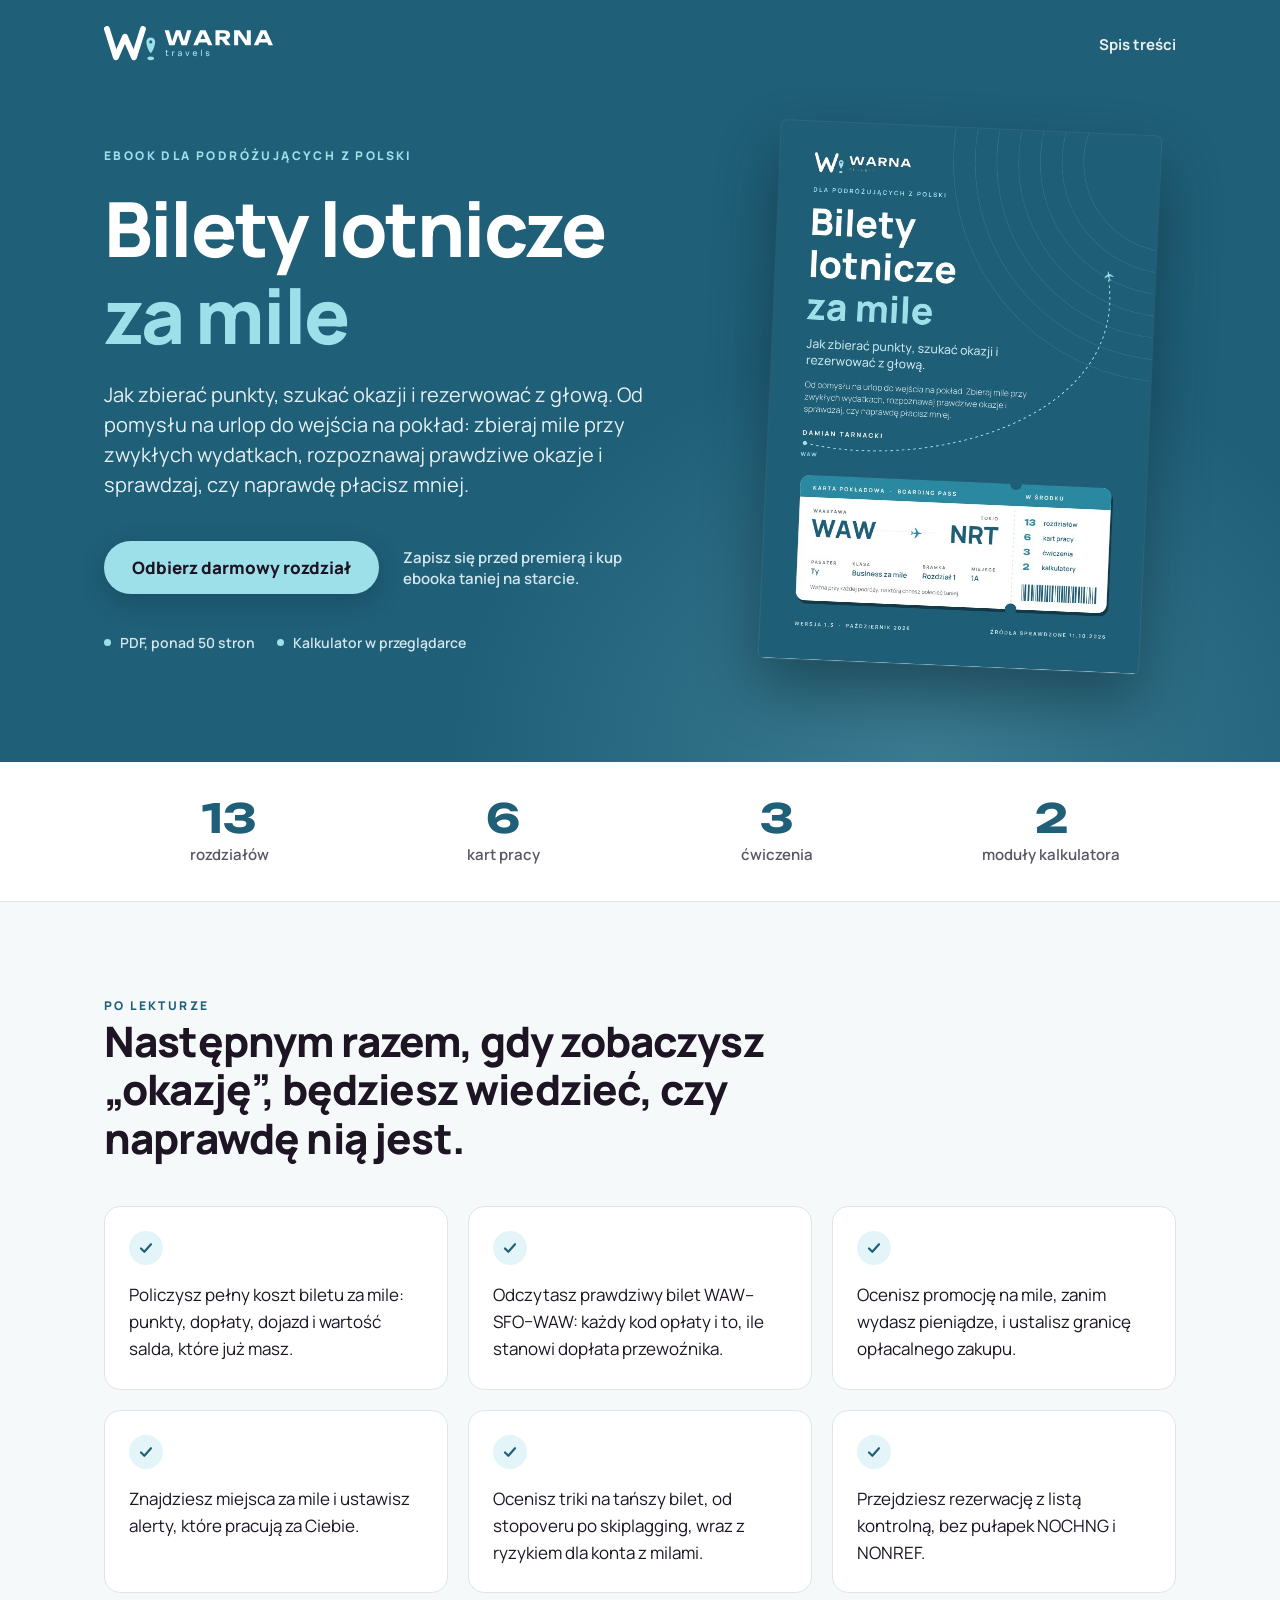
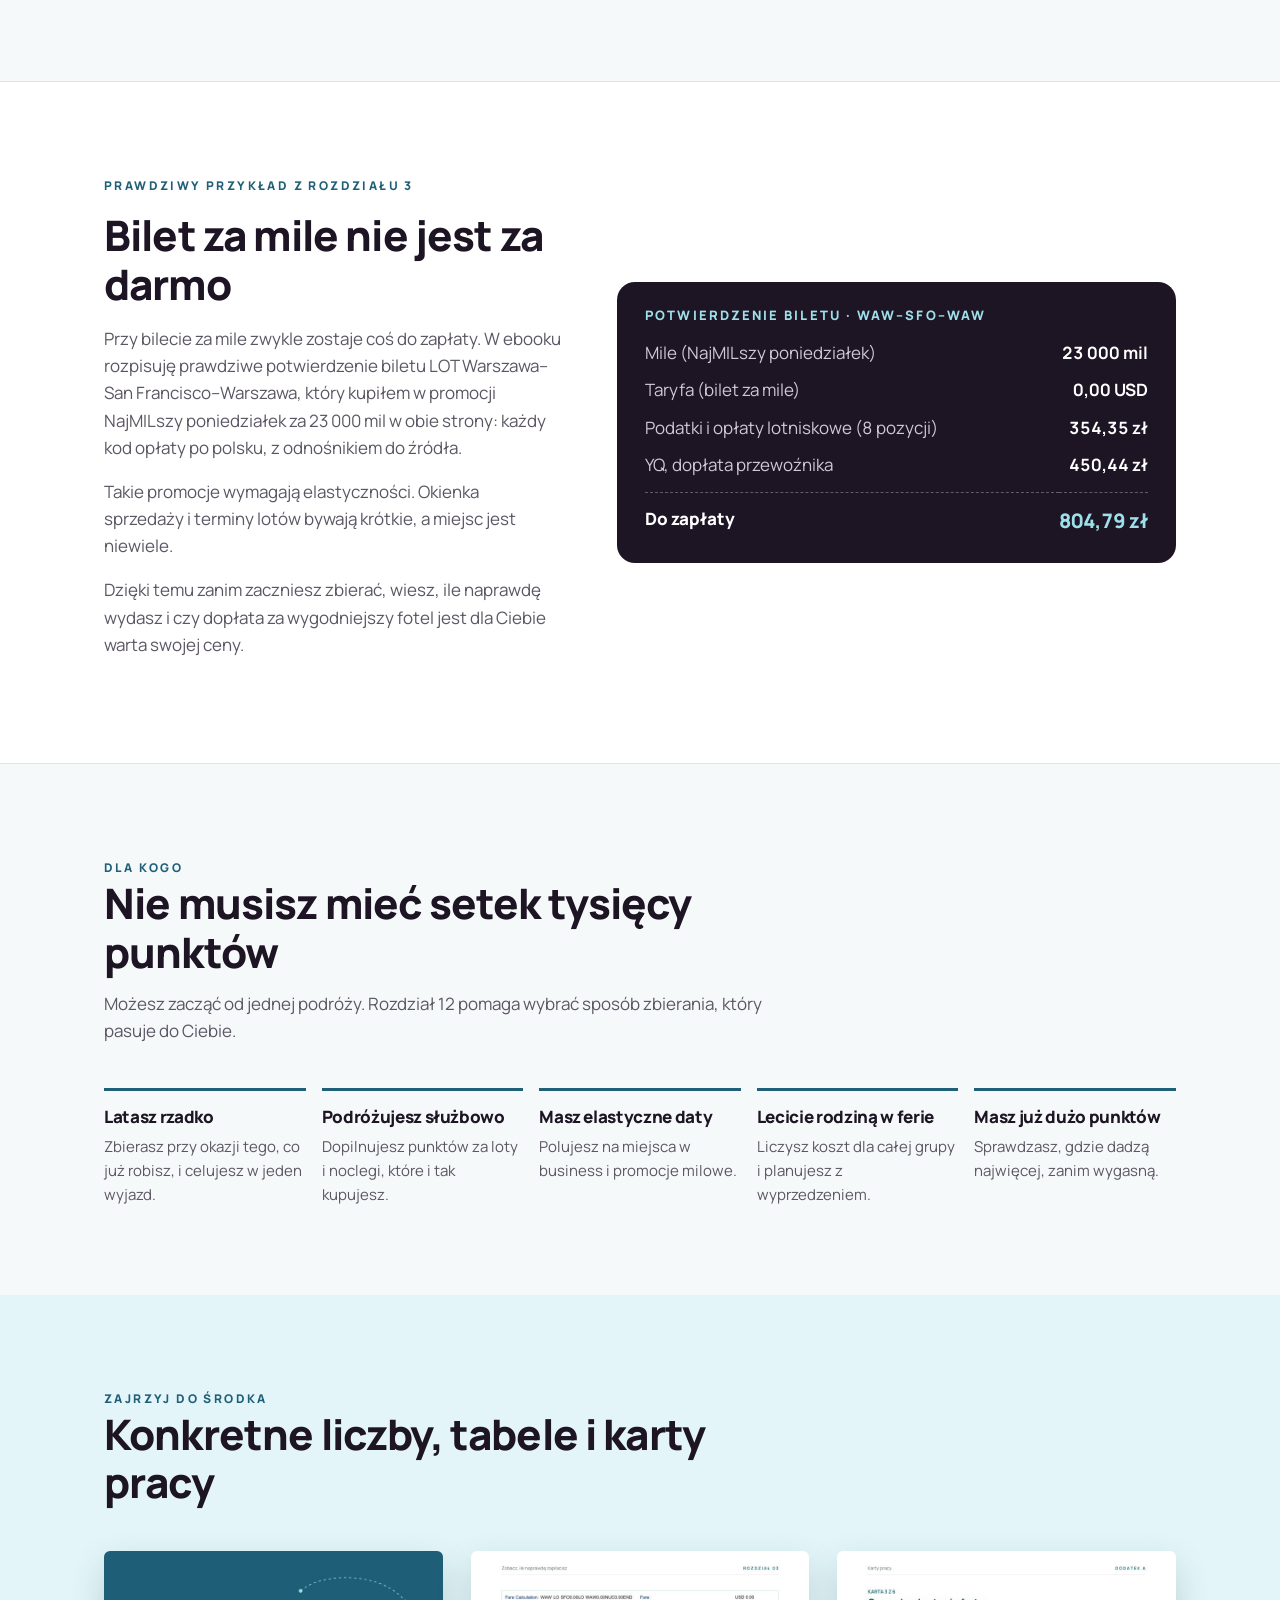
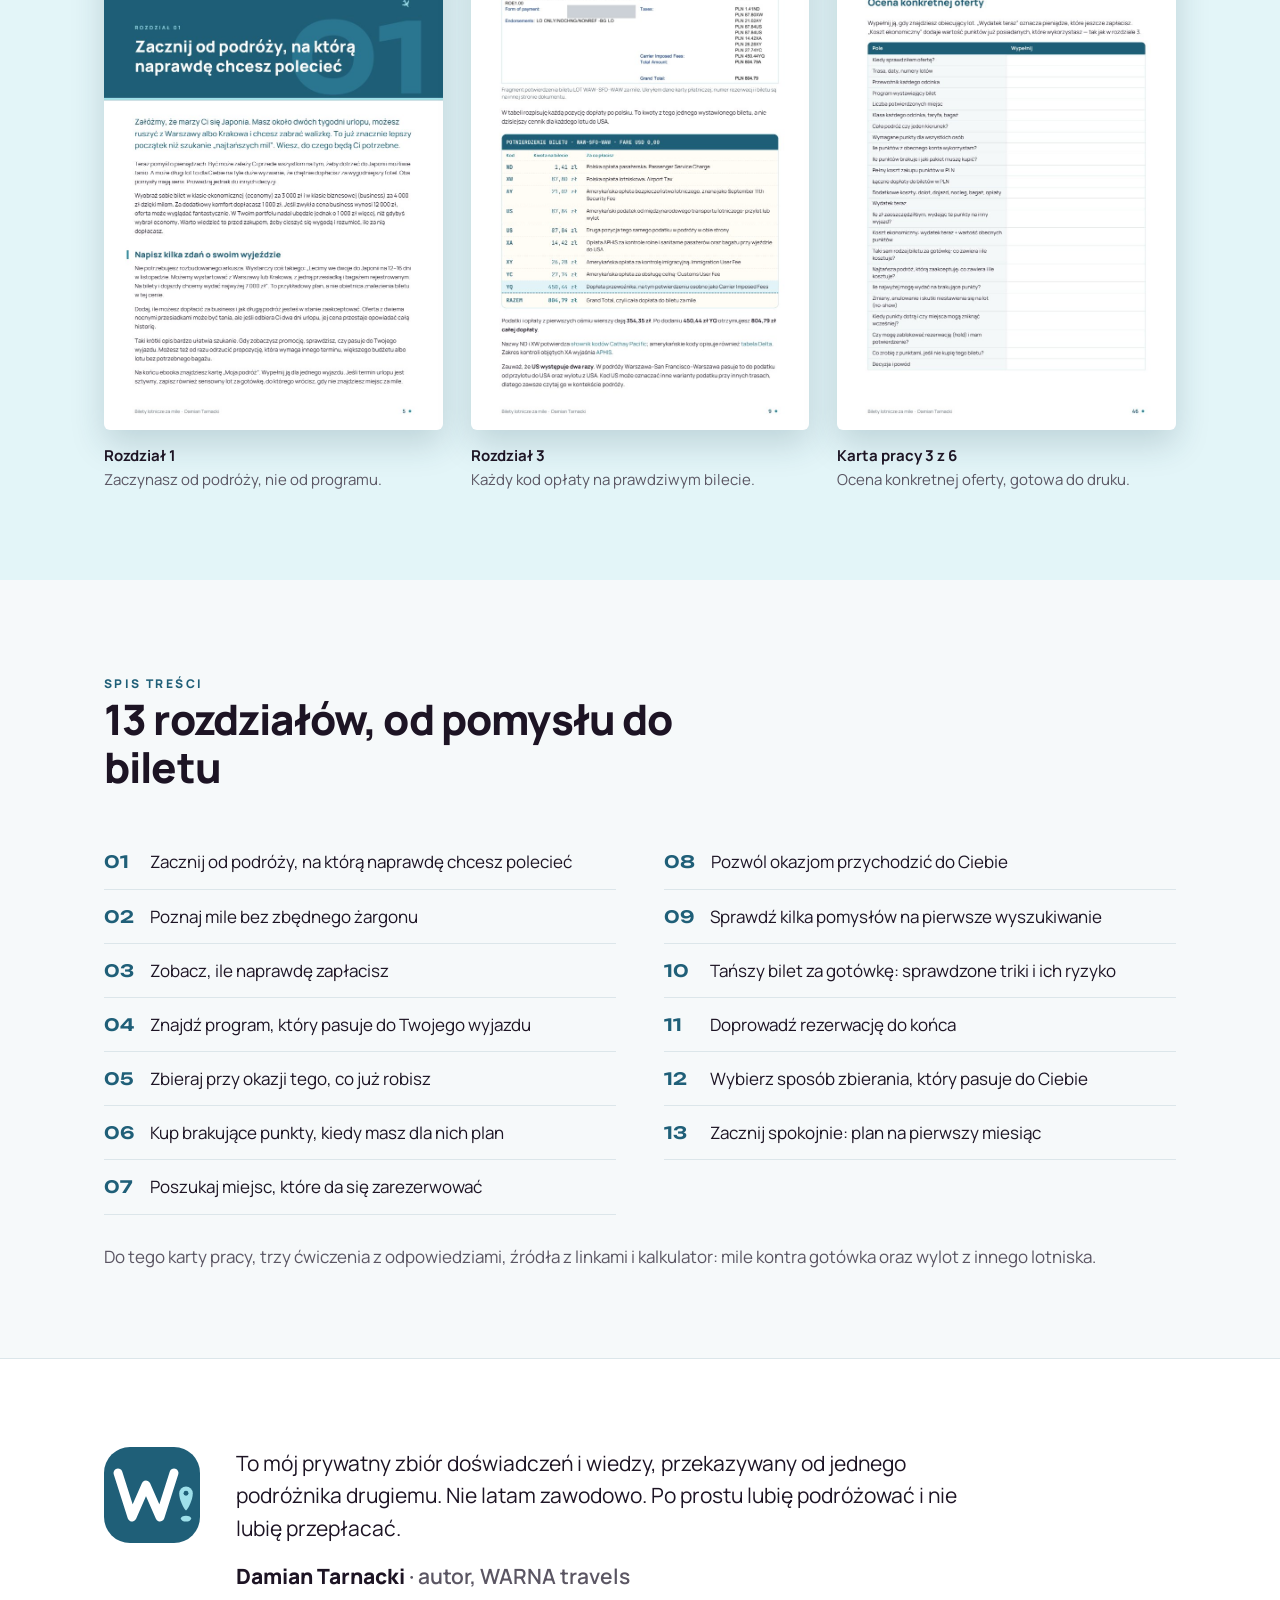
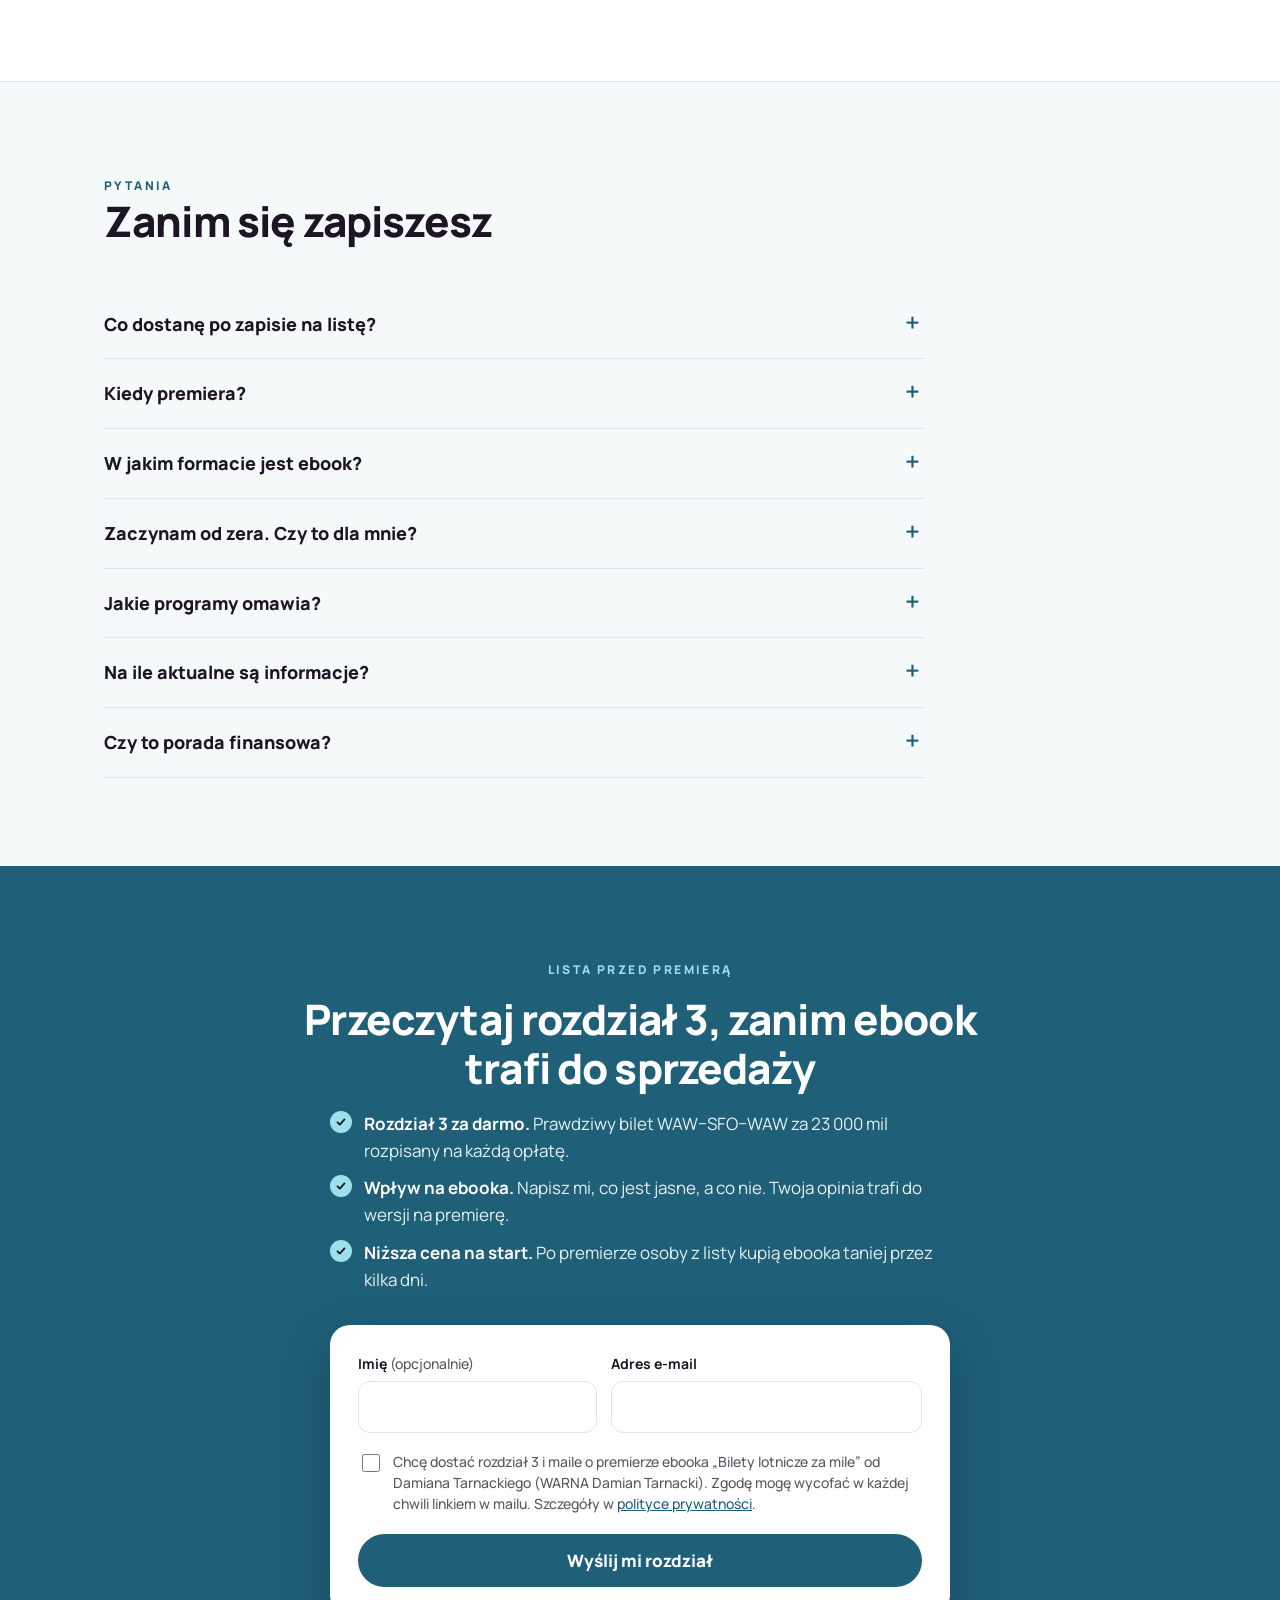
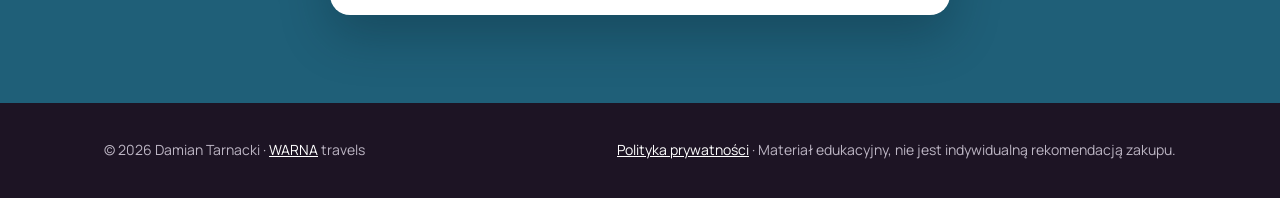
<file: travels/bilety-lotnicze-za-mile/index.html>
<!doctype html>
<html lang="pl">
<head>
<meta charset="utf-8">
<meta name="viewport" content="width=device-width, initial-scale=1">
<title>Bilety lotnicze za mile · ebook · WARNA travels</title>
<meta name="description" content="Ebook o kupowaniu lotów za mile i łapaniu okazji, dla podróżujących z Polski. 13 rozdziałów, karty pracy i kalkulator. Damian Tarnacki.">
<meta property="og:type" content="product">
<meta property="og:locale" content="pl_PL">
<meta property="og:title" content="Bilety lotnicze za mile: jak zbierać punkty, szukać okazji i rezerwować z głową">
<meta property="og:description" content="Od pomysłu na urlop do wejścia na pokład. Ebook dla podróżujących z Polski.">
<meta property="og:image" content="https://warna.pl/travels/bilety-lotnicze-za-mile/assets/og.jpg">
<meta property="og:url" content="https://warna.pl/travels/bilety-lotnicze-za-mile/">
<link rel="canonical" href="https://warna.pl/travels/bilety-lotnicze-za-mile/">
<meta name="twitter:card" content="summary_large_image">
<meta name="theme-color" content="#1F5F78">
<link rel="icon" type="image/svg+xml" href="assets/emblemat-travels.svg">
<link rel="preload" href="fonts/unbounded-latin-wght-normal.woff2" as="font" type="font/woff2" crossorigin>
<link rel="preload" href="fonts/manrope-latin-wght-normal.woff2" as="font" type="font/woff2" crossorigin>
<style>
/* Unbounded i Manrope: SIL OFL 1.1, licencje w fonts/. Pliki z Fontsource, hostowane lokalnie. */
@font-face{font-family:Unbounded;font-display:swap;font-weight:200 900;src:url(fonts/unbounded-latin-ext-wght-normal.woff2) format("woff2");unicode-range:U+0100-02AF,U+0304,U+0308,U+0329,U+1E00-1E9F,U+1EF2-1EFF,U+2020,U+20A0-20AB,U+20AD-20C0,U+2113,U+2C60-2C7F,U+A720-A7FF}
@font-face{font-family:Unbounded;font-display:swap;font-weight:200 900;src:url(fonts/unbounded-latin-wght-normal.woff2) format("woff2");unicode-range:U+0000-00FF,U+0131,U+0152-0153,U+02BB-02BC,U+02C6,U+02DA,U+02DC,U+0304,U+0308,U+0329,U+2000-206F,U+2074,U+20AC,U+2122,U+2191,U+2193,U+2212,U+2215,U+FEFF,U+FFFD}
@font-face{font-family:Manrope;font-display:swap;font-weight:200 800;src:url(fonts/manrope-latin-ext-wght-normal.woff2) format("woff2");unicode-range:U+0100-02AF,U+0304,U+0308,U+0329,U+1E00-1E9F,U+1EF2-1EFF,U+2020,U+20A0-20AB,U+20AD-20C0,U+2113,U+2C60-2C7F,U+A720-A7FF}
@font-face{font-family:Manrope;font-display:swap;font-weight:200 800;src:url(fonts/manrope-latin-wght-normal.woff2) format("woff2");unicode-range:U+0000-00FF,U+0131,U+0152-0153,U+02BB-02BC,U+02C6,U+02DA,U+02DC,U+0304,U+0308,U+0329,U+2000-206F,U+2074,U+20AC,U+2122,U+2191,U+2193,U+2212,U+2215,U+FEFF,U+FFFD}

/* Kolory WARNA travels (branding/b-v3/generator.py): linia #1F5F78, akcent #9EE0EA, tusz #1D1424 */
:root{
  --petrol:#1F5F78;--petrol-deep:#174A5E;--aqua:#9EE0EA;--aqua-soft:#E3F5F8;
  --ink:#1D1424;--muted:#5B5663;--line:#DCE6EA;--bg:#F6F9FA;--paper:#FFFFFF;
  --display:Unbounded,"Arial Black",system-ui,sans-serif;
  --sans:Manrope,system-ui,"Segoe UI",sans-serif;
  --wrap:1120px;
}
*{box-sizing:border-box}
html{scroll-behavior:smooth}
body{margin:0;background:var(--bg);color:var(--ink);font-family:var(--sans);font-size:17px;line-height:1.6;-webkit-font-smoothing:antialiased}
img{max-width:100%;height:auto;display:block}
a{color:var(--petrol)}
.wrap{max-width:var(--wrap);margin:0 auto;padding:0 24px}
/* Nagłówki w Manrope: małe „j” w Unbounded ma bardzo krótki ogonek i wygląda na ucięte. Unbounded zostaje dla liczb. */
h1,h2,h3{font-family:var(--sans);line-height:1.15;margin:0;letter-spacing:-.02em}
h2{font-size:clamp(28px,3.8vw,42px);font-weight:800}
h3{font-size:18px;font-weight:800}
.eyebrow{font-size:12px;font-weight:800;letter-spacing:.2em;text-transform:uppercase;color:var(--petrol)}
section{padding:88px 0}
.section-head{max-width:680px;margin-bottom:44px}
.section-head p{color:var(--muted);margin:14px 0 0}

/* Hero */
.hero{background:var(--petrol);color:#fff;position:relative;overflow:hidden}
.hero::after{content:"";position:absolute;inset:auto -10% -55% 35%;height:110%;background:radial-gradient(closest-side,rgba(158,224,234,.22),transparent);pointer-events:none}
.topbar{display:flex;align-items:center;justify-content:space-between;padding-top:26px;position:relative;z-index:1}
.topbar img{height:38px;width:auto}
.topbar a.nav{color:#fff;text-decoration:none;font-weight:700;font-size:15px;opacity:.9}
.topbar a.nav:hover{opacity:1;text-decoration:underline}
.hero-grid{display:grid;grid-template-columns:1.15fr .85fr;gap:56px;align-items:center;padding:64px 0 96px;position:relative;z-index:1}
.hero .eyebrow{color:var(--aqua)}
.hero h1{font-size:clamp(42px,6.6vw,76px);font-weight:800;letter-spacing:-.03em;margin:18px 0 20px}
.hero h1 em{font-style:normal;color:var(--aqua)}
.lead{font-size:20px;line-height:1.5;max-width:560px;color:#E6F1F4;margin:0 0 32px}
.buy{display:flex;flex-wrap:wrap;align-items:center;gap:16px 24px}
.btn{display:inline-flex;align-items:center;gap:10px;font:800 17px/1 var(--sans);padding:18px 28px;border-radius:999px;text-decoration:none;border:0;cursor:pointer;transition:transform .15s ease,box-shadow .15s ease}
.btn-primary{background:var(--aqua);color:var(--ink);box-shadow:0 8px 24px rgba(10,40,52,.28)}
.btn-primary:hover{transform:translateY(-2px);box-shadow:0 12px 28px rgba(10,40,52,.34)}
.btn-dark{background:var(--petrol);color:#fff}
.btn-dark:hover{background:var(--petrol-deep)}
.btn[aria-disabled="true"]{cursor:default;transform:none}
.facts{display:flex;flex-wrap:wrap;gap:8px 22px;margin:28px 0 0;padding:0;list-style:none;font-size:14px;font-weight:600;color:#D3E6EC}
.facts li::before{content:"";display:inline-block;width:7px;height:7px;border-radius:50%;background:var(--aqua);margin-right:9px;vertical-align:2px}
.cover{justify-self:center;width:min(100%,380px);transform:rotate(2.5deg);border-radius:6px;box-shadow:0 30px 60px rgba(8,30,40,.45),0 0 0 1px rgba(255,255,255,.08)}
.placeholder-note{display:none;margin:14px 0 0;font-size:13px;font-weight:700;color:var(--ink);background:#FFE8A3;border-radius:8px;padding:8px 12px;max-width:520px}
.is-placeholder .placeholder-note{display:block}
.buy-note{font-size:15px;font-weight:600;color:#D3E6EC;max-width:260px;line-height:1.4}

/* W zestawie */
.stats{background:var(--paper);border-bottom:1px solid var(--line);padding:0}
.stats ul{list-style:none;margin:0;padding:34px 0;display:grid;grid-template-columns:repeat(4,1fr);gap:24px;text-align:center}
.stats b{display:block;font-family:var(--display);font-size:40px;font-weight:700;color:var(--petrol);line-height:1.1}
.stats span{font-size:15px;color:var(--muted);font-weight:600}

/* Korzyści */
.outcomes{display:grid;grid-template-columns:repeat(3,1fr);gap:20px;list-style:none;margin:0;padding:0}
.outcomes li{background:var(--paper);border:1px solid var(--line);border-radius:16px;padding:24px 24px 26px;position:relative}
.outcomes li::before{content:"";display:block;width:34px;height:34px;border-radius:50%;margin-bottom:16px;background:var(--aqua-soft) url("data:image/svg+xml,%3Csvg xmlns='http://www.w3.org/2000/svg' viewBox='0 0 24 24'%3E%3Cpath d='M6 12.5l4 4 8-9' fill='none' stroke='%231F5F78' stroke-width='2.6' stroke-linecap='round' stroke-linejoin='round'/%3E%3C/svg%3E") center/20px no-repeat}
.outcomes p{margin:0}

/* Przykład */
.example{background:var(--paper);border-top:1px solid var(--line);border-bottom:1px solid var(--line)}
.example-grid{display:grid;grid-template-columns:.9fr 1.1fr;gap:56px;align-items:center}
.example-grid p{color:var(--muted)}
.receipt{background:var(--ink);color:#fff;border-radius:18px;padding:26px 28px;font-variant-numeric:tabular-nums}
.receipt h3{font-family:var(--sans);font-size:13px;letter-spacing:.16em;text-transform:uppercase;color:var(--aqua);margin-bottom:16px}
.receipt dl{margin:0;display:grid;grid-template-columns:1fr auto;row-gap:10px}
.receipt dt{color:#CFC8D6}
.receipt dd{margin:0;text-align:right;font-weight:700}
.receipt .total{border-top:1px dashed rgba(255,255,255,.3);padding-top:12px;margin-top:4px;font-weight:800;color:#fff}
.receipt dd.total{color:var(--aqua);font-size:20px}

/* Dla kogo */
.audience{display:grid;grid-template-columns:repeat(5,1fr);gap:16px;list-style:none;margin:0;padding:0}
.audience li{border-top:3px solid var(--petrol);padding-top:16px}
.audience h3{font-size:17px;margin-bottom:8px}
.audience p{margin:0;font-size:15px;color:var(--muted)}

/* Podgląd */
.preview{background:var(--aqua-soft)}
.pages{display:grid;grid-template-columns:repeat(3,1fr);gap:28px;margin:0;padding:0;list-style:none}
.pages figure{margin:0}
.pages img{border-radius:6px;box-shadow:0 14px 34px rgba(20,60,76,.18);background:#fff}
.pages figcaption{font-size:15px;margin-top:14px;color:var(--muted)}
.pages figcaption b{color:var(--ink);display:block}

/* Spis treści */
.toc{columns:2;column-gap:48px;list-style:none;margin:0;padding:0;counter-reset:ch}
.toc li{break-inside:avoid;counter-increment:ch;display:flex;gap:16px;padding:13px 0;border-bottom:1px solid var(--line)}
.toc li::before{content:counter(ch,decimal-leading-zero);font-family:var(--display);font-weight:600;color:var(--petrol);min-width:30px}
.toc-extra{margin:28px 0 0;color:var(--muted)}

/* Autor */
.author{display:grid;grid-template-columns:auto 1fr;gap:36px;align-items:start;max-width:860px}
.author img{width:96px;height:96px}
.author blockquote{margin:0;font-size:21px;line-height:1.55}
.author cite{display:block;margin-top:16px;font-style:normal;font-weight:800}
.author cite span{font-weight:600;color:var(--muted)}

/* FAQ */
.faq{max-width:820px}
.faq details{border-bottom:1px solid var(--line)}
.faq summary{cursor:pointer;list-style:none;padding:20px 40px 20px 0;font-weight:800;font-size:18px;position:relative}
.faq summary::-webkit-details-marker{display:none}
.faq summary::after{content:"+";position:absolute;right:4px;top:14px;font:600 26px var(--sans);color:var(--petrol)}
.faq details[open] summary::after{content:"−"}
.faq details p{margin:0 0 20px;color:var(--muted)}

/* Końcowe CTA i stopka */
.final{background:var(--petrol);color:#fff;text-align:center}
.final h2{max-width:760px;margin:0 auto 18px}
.final p{color:#D3E6EC;max-width:560px;margin:0 auto 32px}
.final .placeholder-note{margin-left:auto;margin-right:auto;color:var(--ink)}

/* Lista oczekujących */
.perks{list-style:none;margin:0 auto 32px;padding:0;max-width:620px;display:grid;gap:10px;text-align:left}
.perks li{display:flex;gap:12px;align-items:flex-start;color:#E6F1F4}
.perks b{color:#fff}
.perks li::before{content:"";flex:0 0 22px;height:22px;margin-top:1px;border-radius:50%;background:var(--aqua) url("data:image/svg+xml,%3Csvg xmlns='http://www.w3.org/2000/svg' viewBox='0 0 24 24'%3E%3Cpath d='M6 12.5l4 4 8-9' fill='none' stroke='%231D1424' stroke-width='3' stroke-linecap='round' stroke-linejoin='round'/%3E%3C/svg%3E") center/14px no-repeat}
.signup{max-width:620px;margin:0 auto;background:var(--paper);color:var(--ink);border-radius:20px;padding:28px;text-align:left;box-shadow:0 20px 50px rgba(8,30,40,.3)}
.signup .row{display:grid;grid-template-columns:1fr 1.3fr;gap:14px}
.signup label{display:block;font-size:14px;font-weight:700;margin-bottom:6px}
.signup label span{font-weight:500;color:var(--muted)}
.signup input[type=text],.signup input[type=email]{width:100%;font:500 16px var(--sans);color:var(--ink);padding:14px 16px;border:1.5px solid var(--line);border-radius:12px;background:#fff}
.signup input:focus{outline:none;border-color:var(--petrol);box-shadow:0 0 0 4px rgba(31,95,120,.15)}
.signup .consent{display:flex;gap:10px;align-items:flex-start;margin:18px 0 20px;font-size:14px;line-height:1.5;color:var(--muted)}
.signup .consent input{margin-top:3px;width:18px;height:18px;accent-color:var(--petrol);flex:0 0 auto}
.signup .btn{width:100%;justify-content:center;background:var(--petrol);color:#fff;box-shadow:none}
.signup .btn:hover{background:var(--petrol-deep);transform:none}
.signup .btn[disabled]{opacity:.6;cursor:wait}
.signup .form-msg{margin:16px 0 0;font-size:15px;line-height:1.5;color:var(--ink);max-width:none}
.signup .placeholder-note{margin:14px 0 0;max-width:none}
.signup .form-msg:empty{display:none}
.form-msg.ok{background:var(--aqua-soft);border-radius:12px;padding:14px 16px;color:var(--ink)}
.form-msg.err{color:#A1261B;font-weight:600}
.signup-done .signup form{display:none}
footer{background:var(--ink);color:#BDB6C4;font-size:14px;padding:36px 0}
footer .wrap{display:flex;flex-wrap:wrap;gap:12px 28px;justify-content:space-between;align-items:center}
footer a{color:#fff}
footer p{margin:0}

@media (max-width:960px){
  .hero-grid,.example-grid{grid-template-columns:1fr;gap:44px}
  .hero-grid{padding:40px 0 72px}
  .cover{width:min(70%,300px);order:-1}
  .outcomes{grid-template-columns:1fr 1fr}
  .audience{grid-template-columns:1fr 1fr}
  .pages{grid-template-columns:1fr 1fr}
  .pages li:last-child{display:none}
}
@media (max-width:640px){
  .signup{padding:20px}
  .signup .row{grid-template-columns:1fr}
  body{font-size:16px}
  .wrap{padding:0 16px}
  section{padding:64px 0}
  .topbar img{height:30px}
  .lead{font-size:18px}
  .stats ul{grid-template-columns:1fr 1fr;padding:26px 0}
  .stats b{font-size:32px}
  .outcomes,.audience{grid-template-columns:1fr}
  .pages{grid-template-columns:1fr}
  .pages li:last-child{display:block}
  .toc{columns:1}
  .author{grid-template-columns:1fr;gap:20px}
  .author img{width:72px;height:72px}
  .author blockquote{font-size:18px}
  .btn{width:100%;justify-content:center}
}
@media (prefers-reduced-motion:reduce){html{scroll-behavior:auto}.btn{transition:none}}
</style>
</head>
<body>

<header class="hero">
  <div class="wrap">
    <div class="topbar">
      <a href="/" aria-label="WARNA travels, strona główna"><img src="assets/poziomy-travels-negatyw.svg" alt="WARNA travels" width="169" height="38"></a>
      <a class="nav" href="#spis-tresci">Spis treści</a>
    </div>
    <div class="hero-grid">
      <div>
        <span class="eyebrow">Ebook dla podróżujących z Polski</span>
        <h1>Bilety lotnicze <em>za&nbsp;mile</em></h1>
        <p class="lead">Jak zbierać punkty, szukać okazji i rezerwować z głową. Od pomysłu na urlop do wejścia na pokład: zbieraj mile przy zwykłych wydatkach, rozpoznawaj prawdziwe okazje i sprawdzaj, czy naprawdę płacisz mniej.</p>
        <div class="buy">
          <a class="btn btn-primary" href="#zapisy">Odbierz darmowy rozdział</a>
          <p class="buy-note">Zapisz się przed premierą i kup ebooka taniej na starcie.</p>
        </div>
        <ul class="facts">
          <li>PDF, ponad 50 stron</li>
          <li>Kalkulator w przeglądarce</li>
        </ul>
      </div>
      <img class="cover" src="assets/okladka.jpg" width="720" height="1019" alt="Okładka ebooka „Bilety lotnicze za mile. Jak zbierać punkty, szukać okazji i rezerwować z głową”, Damian Tarnacki">
    </div>
  </div>
</header>

<main>
  <section class="stats" aria-label="W zestawie">
    <div class="wrap">
      <ul>
        <li><b>13</b><span>rozdziałów</span></li>
        <li><b>6</b><span>kart pracy</span></li>
        <li><b>3</b><span>ćwiczenia</span></li>
        <li><b>2</b><span>moduły kalkulatora</span></li>
      </ul>
    </div>
  </section>

  <section>
    <div class="wrap">
      <div class="section-head">
        <span class="eyebrow">Po lekturze</span>
        <h2>Następnym razem, gdy zobaczysz „okazję”, będziesz wiedzieć, czy naprawdę nią jest.</h2>
      </div>
      <ul class="outcomes">
        <li><p>Policzysz pełny koszt biletu za mile: punkty, dopłaty, dojazd i wartość salda, które już masz.</p></li>
        <li><p>Odczytasz prawdziwy bilet WAW–SFO–WAW: każdy kod opłaty i to, ile stanowi dopłata przewoźnika.</p></li>
        <li><p>Ocenisz promocję na mile, zanim wydasz pieniądze, i ustalisz granicę opłacalnego zakupu.</p></li>
        <li><p>Znajdziesz miejsca za mile i ustawisz alerty, które pracują za Ciebie.</p></li>
        <li><p>Ocenisz triki na tańszy bilet, od stopoveru po skiplagging, wraz z ryzykiem dla konta z milami.</p></li>
        <li><p>Przejdziesz rezerwację z listą kontrolną, bez pułapek NOCHNG i NONREF.</p></li>
      </ul>
    </div>
  </section>

  <section class="example">
    <div class="wrap example-grid">
      <div>
        <span class="eyebrow">Prawdziwy przykład z rozdziału 3</span>
        <h2 style="margin-top:14px">Bilet za mile nie jest za darmo</h2>
        <p>Przy bilecie za mile zwykle zostaje coś do zapłaty. W ebooku rozpisuję prawdziwe potwierdzenie biletu LOT Warszawa–San Francisco–Warszawa, który kupiłem w promocji NajMILszy poniedziałek za 23 000 mil w obie strony: każdy kod opłaty po polsku, z odnośnikiem do źródła.</p>
        <p>Takie promocje wymagają elastyczności. Okienka sprzedaży i terminy lotów bywają krótkie, a miejsc jest niewiele.</p>
        <p>Dzięki temu zanim zaczniesz zbierać, wiesz, ile naprawdę wydasz i czy dopłata za wygodniejszy fotel jest dla Ciebie warta swojej ceny.</p>
      </div>
      <div class="receipt" role="group" aria-label="Rozbicie dopłaty do biletu za mile">
        <h3>Potwierdzenie biletu · WAW–SFO–WAW</h3>
        <dl>
          <dt>Mile (NajMILszy poniedziałek)</dt><dd>23 000 mil</dd>
          <dt>Taryfa (bilet za mile)</dt><dd>0,00 USD</dd>
          <dt>Podatki i opłaty lotniskowe (8 pozycji)</dt><dd>354,35 zł</dd>
          <dt>YQ, dopłata przewoźnika</dt><dd>450,44 zł</dd>
          <dt class="total">Do zapłaty</dt><dd class="total">804,79 zł</dd>
        </dl>
      </div>
    </div>
  </section>

  <section>
    <div class="wrap">
      <div class="section-head">
        <span class="eyebrow">Dla kogo</span>
        <h2>Nie musisz mieć setek tysięcy punktów</h2>
        <p>Możesz zacząć od jednej podróży. Rozdział 12 pomaga wybrać sposób zbierania, który pasuje do Ciebie.</p>
      </div>
      <ul class="audience">
        <li><h3>Latasz rzadko</h3><p>Zbierasz przy okazji tego, co już robisz, i celujesz w jeden wyjazd.</p></li>
        <li><h3>Podróżujesz służbowo</h3><p>Dopilnujesz punktów za loty i noclegi, które i tak kupujesz.</p></li>
        <li><h3>Masz elastyczne daty</h3><p>Polujesz na miejsca w business i promocje milowe.</p></li>
        <li><h3>Lecicie rodziną w ferie</h3><p>Liczysz koszt dla całej grupy i planujesz z wyprzedzeniem.</p></li>
        <li><h3>Masz już dużo punktów</h3><p>Sprawdzasz, gdzie dadzą najwięcej, zanim wygasną.</p></li>
      </ul>
    </div>
  </section>

  <section class="preview">
    <div class="wrap">
      <div class="section-head">
        <span class="eyebrow">Zajrzyj do środka</span>
        <h2>Konkretne liczby, tabele i karty pracy</h2>
      </div>
      <ul class="pages">
        <li><figure><img src="assets/strona-5.jpg" width="760" height="1075" loading="lazy" alt="Strona otwierająca rozdział 1: Zacznij od podróży, na którą naprawdę chcesz polecieć"><figcaption><b>Rozdział 1</b>Zaczynasz od podróży, nie od programu.</figcaption></figure></li>
        <li><figure><img src="assets/strona-9.jpg" width="760" height="1075" loading="lazy" alt="Strona z rozdziału 3: tabela kodów opłat na bilecie WAW–SFO–WAW"><figcaption><b>Rozdział 3</b>Każdy kod opłaty na prawdziwym bilecie.</figcaption></figure></li>
        <li><figure><img src="assets/strona-46.jpg" width="760" height="1075" loading="lazy" alt="Karta pracy 3: Ocena konkretnej oferty"><figcaption><b>Karta pracy 3 z 6</b>Ocena konkretnej oferty, gotowa do druku.</figcaption></figure></li>
      </ul>
    </div>
  </section>

  <section id="spis-tresci">
    <div class="wrap">
      <div class="section-head">
        <span class="eyebrow">Spis treści</span>
        <h2>13 rozdziałów, od pomysłu do biletu</h2>
      </div>
      <ol class="toc">
        <li>Zacznij od podróży, na którą naprawdę chcesz polecieć</li>
        <li>Poznaj mile bez zbędnego żargonu</li>
        <li>Zobacz, ile naprawdę zapłacisz</li>
        <li>Znajdź program, który pasuje do Twojego wyjazdu</li>
        <li>Zbieraj przy okazji tego, co już robisz</li>
        <li>Kup brakujące punkty, kiedy masz dla nich plan</li>
        <li>Poszukaj miejsc, które da się zarezerwować</li>
        <li>Pozwól okazjom przychodzić do Ciebie</li>
        <li>Sprawdź kilka pomysłów na pierwsze wyszukiwanie</li>
        <li>Tańszy bilet za gotówkę: sprawdzone triki i ich ryzyko</li>
        <li>Doprowadź rezerwację do końca</li>
        <li>Wybierz sposób zbierania, który pasuje do Ciebie</li>
        <li>Zacznij spokojnie: plan na pierwszy miesiąc</li>
      </ol>
      <p class="toc-extra">Do tego karty pracy, trzy ćwiczenia z odpowiedziami, źródła z linkami i kalkulator: mile kontra gotówka oraz wylot z innego lotniska.</p>
    </div>
  </section>

  <section class="example">
    <div class="wrap">
      <div class="author">
        <img src="assets/emblemat-travels.svg" width="96" height="96" alt="">
        <blockquote>
          <p style="margin:0">To mój prywatny zbiór doświadczeń i wiedzy, przekazywany od jednego podróżnika drugiemu. Nie latam zawodowo. Po prostu lubię podróżować i nie lubię przepłacać.</p>
          <cite>Damian Tarnacki <span>· autor, WARNA travels</span></cite>
        </blockquote>
      </div>
    </div>
  </section>

  <section>
    <div class="wrap">
      <div class="section-head">
        <span class="eyebrow">Pytania</span>
        <h2>Zanim się zapiszesz</h2>
      </div>
      <div class="faq">
        <details>
          <summary>Co dostanę po zapisie na listę?</summary>
          <p>Po potwierdzeniu adresu wyślę Ci mailem rozdział 3 w PDF: rozbicie prawdziwego biletu za mile na każdą opłatę. Będę wdzięczny za kilka zdań opinii, bo pomoże mi dopracować ebooka. Gdy ruszy sprzedaż, osoby z listy dostaną go w niższej cenie przez kilka dni.</p>
        </details>
        <details>
          <summary>Kiedy premiera?</summary>
          <p>Ebook jest na ostatniej prostej. Datę premiery i cenę dla osób z listy podam w mailu, zanim ruszy sprzedaż.</p>
        </details>
        <details>
          <summary>W jakim formacie jest ebook?</summary>
          <p>To PDF w formacie A4, ponad 50 stron. Przeczytasz go na komputerze, tablecie i telefonie, a karty pracy możesz wydrukować. Kalkulator to osobny plik, który otwierasz w przeglądarce na swoim komputerze.</p>
        </details>
        <details>
          <summary>Zaczynam od zera. Czy to dla mnie?</summary>
          <p>Tak. Jeśli zaczynasz od zera, przeczytaj najpierw rozdziały 1–3: pomogą Ci wybrać wyjazd i zrozumieć rachunek. Rozdział 13 to spokojny plan na pierwszy miesiąc.</p>
        </details>
        <details>
          <summary>Jakie programy omawia?</summary>
          <p>Między innymi Miles &amp; More, Aeroplan, Avios, Flying Blue i Turkish Miles&amp;Smiles, a także sposoby zbierania w Polsce: kartę kredytową z milami, Mastercard Bezcenne Chwile, noclegi i Revolut.</p>
        </details>
        <details>
          <summary>Na ile aktualne są informacje?</summary>
          <p>Programy lojalnościowe co jakiś czas zmieniają zasady, dlatego przy każdym źródle zostawiam link. Liczby w przykładach służą do nauki liczenia, nie są ofertami do rezerwacji. Przed zakupem biletu sprawdź aktualne warunki na swoim koncie.</p>
        </details>
        <details>
          <summary>Czy to porada finansowa?</summary>
          <p>Nie. To materiał edukacyjny dla podróżujących z Polski, oparty na moim doświadczeniu. Nie jest indywidualną rekomendacją zakupu.</p>
        </details>
      </div>
    </div>
  </section>

  <section class="final" id="zapisy">
    <div class="wrap">
      <span class="eyebrow" style="color:var(--aqua)">Lista przed premierą</span>
      <h2 style="margin-top:14px">Przeczytaj rozdział 3, zanim ebook trafi do sprzedaży</h2>
      <ul class="perks">
        <li><span><b>Rozdział 3 za darmo.</b> Prawdziwy bilet WAW–SFO–WAW za 23 000 mil rozpisany na każdą opłatę.</span></li>
        <li><span><b>Wpływ na ebooka.</b> Napisz mi, co jest jasne, a co nie. Twoja opinia trafi do wersji na premierę.</span></li>
        <li><span><b>Niższa cena na start.</b> Po premierze osoby z listy kupią ebooka taniej przez kilka dni.</span></li>
      </ul>
      <div class="signup">
        <form id="waitlist" novalidate>
          <div class="row">
            <div>
              <label for="wl-name">Imię <span>(opcjonalnie)</span></label>
              <input id="wl-name" name="name" type="text" autocomplete="given-name">
            </div>
            <div>
              <label for="wl-email">Adres e-mail</label>
              <input id="wl-email" name="email" type="email" autocomplete="email" required>
            </div>
          </div>
          <label class="consent">
            <input id="wl-consent" name="consent" type="checkbox" required>
            <span>Chcę dostać rozdział 3 i maile o premierze ebooka „Bilety lotnicze za mile” od Damiana Tarnackiego (WARNA Damian Tarnacki). Zgodę mogę wycofać w każdej chwili linkiem w mailu. Szczegóły w <a href="polityka-prywatnosci.html">polityce prywatności</a>.</span>
          </label>
          <button class="btn" type="submit">Wyślij mi rozdział</button>
        </form>
        <p class="form-msg" role="status" aria-live="polite"></p>
        <p class="placeholder-note">Podgląd: formularz nie jest jeszcze podłączony do narzędzia mailowego.</p>
      </div>
    </div>
  </section>
</main>

<footer>
  <div class="wrap">
    <p>© 2026 Damian Tarnacki · <a href="/">WARNA</a> travels</p>
    <p><a href="polityka-prywatnosci.html">Polityka prywatności</a> · Materiał edukacyjny, nie jest indywidualną rekomendacją zakupu.</p>
  </div>
</footer>

<script>
/* Lista oczekujących: formularz Brevo „Ebook strona”.
   Brevo wysyła polski mail z potwierdzeniem (double opt-in), po kliknięciu wraca na #potwierdzone,
   a automatyzacja wysyła rozdział 3. Pusty endpoint przełącza formularz w tryb podglądu. */
var WAITLIST = {
  endpoint: 'https://fab233f9.sibforms.com/serve/[base64]',
  fields: { email: 'EMAIL', name: 'FIRSTNAME' },
  extra: { email_address_check: '', locale: 'pl', html_type: 'simple' }
};
(function () {
  var form = document.getElementById('waitlist');
  var msg = form.parentNode.querySelector('.form-msg');
  var ready = WAITLIST.endpoint !== '';
  document.body.classList.toggle('is-placeholder', !ready);
  function show(text, cls) { msg.textContent = text; msg.className = 'form-msg ' + cls; }
  if (location.hash === '#potwierdzone') {
    document.body.classList.add('signup-done');
    show('Zapis potwierdzony, dziękuję! Rozdział 3 jest już w drodze na Twoją skrzynkę.', 'ok');
    var box = document.getElementById('zapisy'); if (box) box.scrollIntoView();
  }
  form.addEventListener('submit', function (e) {
    e.preventDefault();
    var email = form.email.value.trim();
    if (!/^[^\s@]+@[^\s@]+\.[^\s@]+$/.test(email)) { show('Wpisz poprawny adres e-mail.', 'err'); form.email.focus(); return; }
    if (!form.consent.checked) { show('Zaznacz zgodę, żebym mógł wysłać Ci rozdział.', 'err'); return; }
    if (!ready) { show('To jest podgląd: formularz zacznie działać po podłączeniu narzędzia mailowego.', 'err'); return; }
    var data = new FormData();
    data.append(WAITLIST.fields.email, email);
    if (form.name.value.trim()) data.append(WAITLIST.fields.name, form.name.value.trim());
    Object.keys(WAITLIST.extra).forEach(function (k) { data.append(k, WAITLIST.extra[k]); });
    var btn = form.querySelector('button'); btn.disabled = true;
    fetch(WAITLIST.endpoint + '?isAjax=1', { method: 'POST', body: data })
      .then(function (r) { if (!r.ok) throw new Error(r.status); return r.json().catch(function () { return {}; }); })
      .then(function (j) { if (j && j.success === false) throw new Error('brevo'); })
      .then(function () {
        document.body.classList.add('signup-done');
        show('Jeszcze jeden krok: kliknij link w mailu, który właśnie wysłałem, żeby potwierdzić zapis. Rozdział 3 przyjdzie zaraz potem. Nie widzisz maila? Zajrzyj do Spamu lub Ofert.', 'ok');
      })
      .catch(function () { show('Nie udało się zapisać. Spróbuj ponownie za chwilę.', 'err'); })
      .then(function () { btn.disabled = false; });
  });
})();
</script>
</body>
</html>
</file>
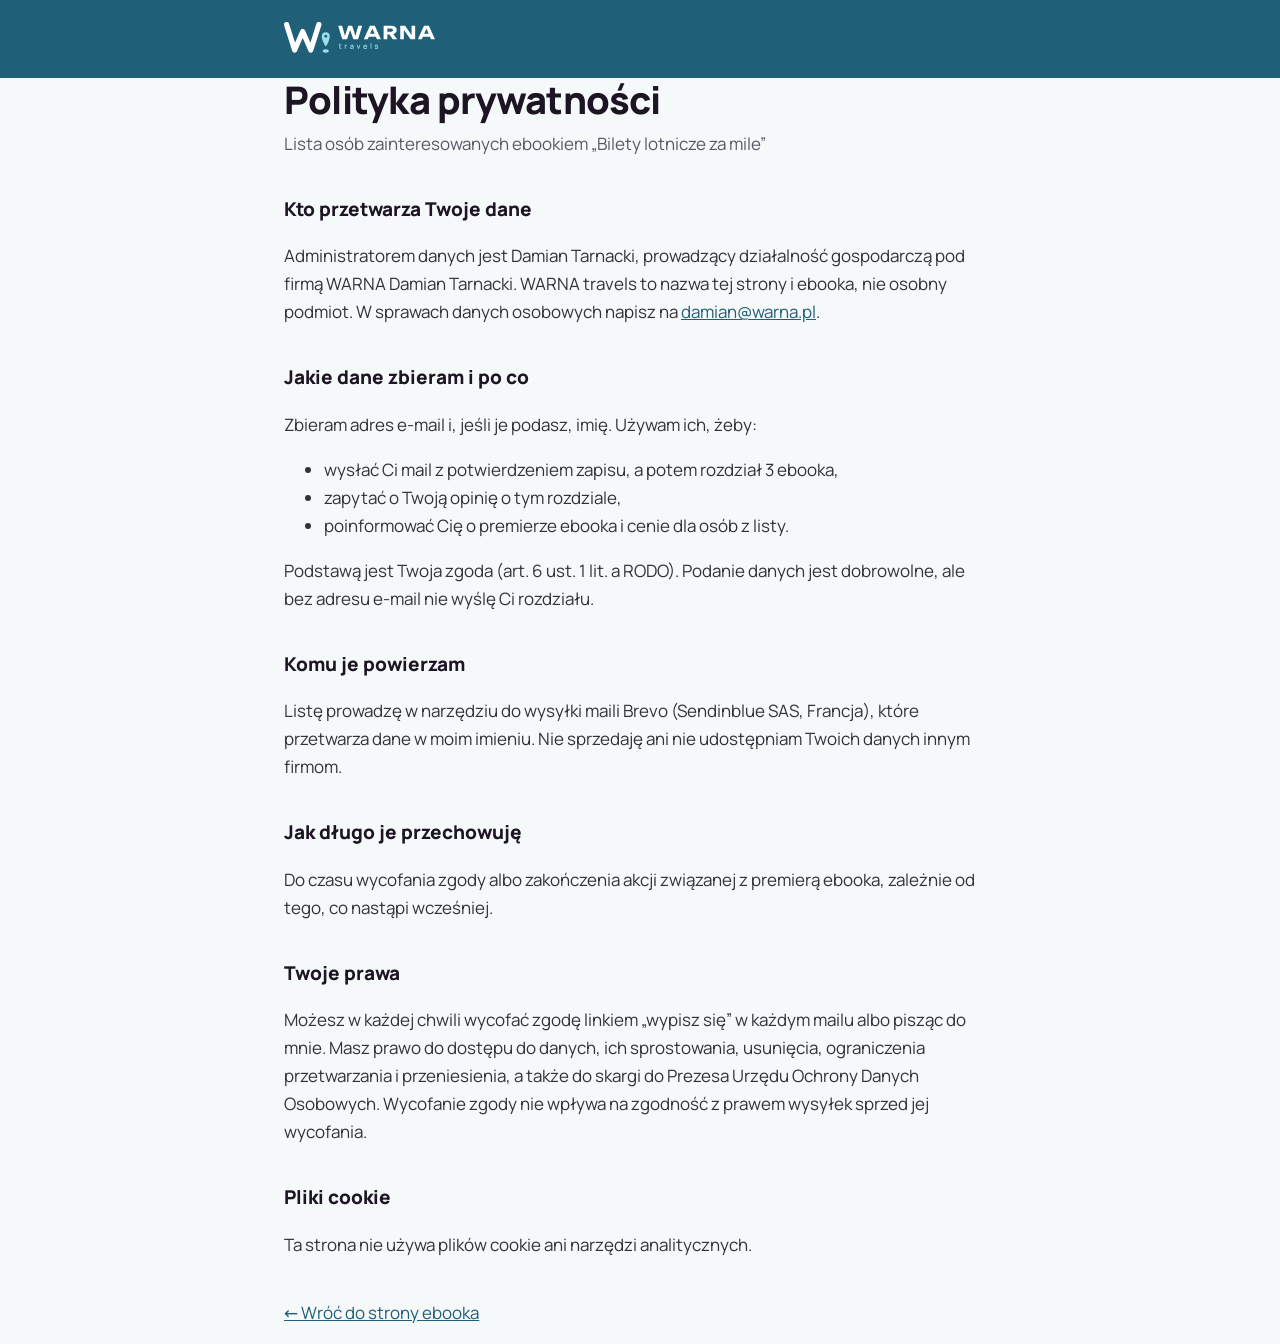
<file: travels/bilety-lotnicze-za-mile/polityka-prywatnosci.html>
<!doctype html>
<html lang="pl">
<head>
<meta charset="utf-8">
<meta name="viewport" content="width=device-width, initial-scale=1">
<title>Polityka prywatności · Bilety lotnicze za mile · WARNA travels</title>
<meta name="robots" content="noindex">
<link rel="icon" type="image/svg+xml" href="assets/emblemat-travels.svg">
<style>
@font-face{font-family:Manrope;font-display:swap;font-weight:200 800;src:url(fonts/manrope-latin-ext-wght-normal.woff2) format("woff2");unicode-range:U+0100-02AF,U+0304,U+0308,U+0329,U+1E00-1E9F,U+1EF2-1EFF,U+2020,U+20A0-20AB,U+20AD-20C0,U+2113,U+2C60-2C7F,U+A720-A7FF}
@font-face{font-family:Manrope;font-display:swap;font-weight:200 800;src:url(fonts/manrope-latin-wght-normal.woff2) format("woff2");unicode-range:U+0000-00FF,U+0131,U+0152-0153,U+02BB-02BC,U+02C6,U+02DA,U+02DC,U+0304,U+0308,U+0329,U+2000-206F,U+2074,U+20AC,U+2122,U+2191,U+2193,U+2212,U+2215,U+FEFF,U+FFFD}
:root{--petrol:#1F5F78;--ink:#1D1424;--muted:#5B5663;--line:#DCE6EA;--bg:#F6F9FA}
*{box-sizing:border-box}
body{margin:0;background:var(--bg);color:var(--ink);font:400 17px/1.65 Manrope,system-ui,sans-serif}
header{background:var(--petrol);padding:22px 0}
header img{height:34px;width:auto;display:block}
.wrap{max-width:760px;margin:0 auto;padding:0 24px}
main{padding:48px 0 72px}
h1{font-size:clamp(28px,4vw,38px);font-weight:800;line-height:1.15;letter-spacing:-.02em;margin:0 0 8px}
h2{font-size:19px;font-weight:800;margin:36px 0 8px}
p,li{color:#34303A}
a{color:var(--petrol)}
.meta{color:var(--muted);margin:0 0 28px}
@media (max-width:640px){.wrap{padding:0 16px}body{font-size:16px}}
</style>
</head>
<body>
<header><div class="wrap"><a href="./"><img src="assets/poziomy-travels-negatyw.svg" alt="WARNA travels" width="151" height="34"></a></div></header>
<main class="wrap">
  <h1>Polityka prywatności</h1>
  <p class="meta">Lista osób zainteresowanych ebookiem „Bilety lotnicze za mile”</p>

  <h2>Kto przetwarza Twoje dane</h2>
  <p>Administratorem danych jest Damian Tarnacki, prowadzący działalność gospodarczą pod firmą WARNA Damian Tarnacki. WARNA travels to nazwa tej strony i ebooka, nie osobny podmiot. W sprawach danych osobowych napisz na <a href="mailto:damian@warna.pl">damian@warna.pl</a>.</p>

  <h2>Jakie dane zbieram i po co</h2>
  <p>Zbieram adres e-mail i, jeśli je podasz, imię. Używam ich, żeby:</p>
  <ul>
    <li>wysłać Ci mail z potwierdzeniem zapisu, a potem rozdział 3 ebooka,</li>
    <li>zapytać o Twoją opinię o tym rozdziale,</li>
    <li>poinformować Cię o premierze ebooka i cenie dla osób z listy.</li>
  </ul>
  <p>Podstawą jest Twoja zgoda (art. 6 ust. 1 lit. a RODO). Podanie danych jest dobrowolne, ale bez adresu e-mail nie wyślę Ci rozdziału.</p>

  <h2>Komu je powierzam</h2>
  <p>Listę prowadzę w narzędziu do wysyłki maili Brevo (Sendinblue SAS, Francja), które przetwarza dane w moim imieniu. Nie sprzedaję ani nie udostępniam Twoich danych innym firmom.</p>

  <h2>Jak długo je przechowuję</h2>
  <p>Do czasu wycofania zgody albo zakończenia akcji związanej z premierą ebooka, zależnie od tego, co nastąpi wcześniej.</p>

  <h2>Twoje prawa</h2>
  <p>Możesz w każdej chwili wycofać zgodę linkiem „wypisz się” w każdym mailu albo pisząc do mnie. Masz prawo do dostępu do danych, ich sprostowania, usunięcia, ograniczenia przetwarzania i przeniesienia, a także do skargi do Prezesa Urzędu Ochrony Danych Osobowych. Wycofanie zgody nie wpływa na zgodność z prawem wysyłek sprzed jej wycofania.</p>

  <h2>Pliki cookie</h2>
  <p>Ta strona nie używa plików cookie ani narzędzi analitycznych.</p>

  <p style="margin-top:40px"><a href="./">← Wróć do strony ebooka</a></p>
</main>
</body>
</html>
</file>
<file: assets/css/style.css>
/* WARNA: kolory z identyfikacji b-v3, kroje Unbounded (w SVG jako krzywe) + Manrope */
:root {
    --bg: #F6F4F8;
    --paper: #FFFFFF;
    --ink: #1D1424;
    --muted: #6B6175;
    --line: #E3DDE8;
    --codes: #50226D;
    --codes-soft: #F1EAF7;
    --travels: #1F5F78;
    --travels-soft: #E6F3F6;
    --body: "Manrope", system-ui, -apple-system, "Segoe UI", sans-serif;
    color-scheme: light;
}

@media (prefers-color-scheme: dark) {
    :root {
        --bg: #141018;
        --paper: #1E1824;
        --ink: #F1ECF5;
        --muted: #A79DB1;
        --line: #2F2737;
        --codes: #CDB0F0;
        --codes-soft: #261C30;
        --travels: #9EE0EA;
        --travels-soft: #16252B;
        color-scheme: dark;
    }
}

* { box-sizing: border-box; }

body {
    margin: 0;
    min-height: 100vh;
    display: flex;
    flex-direction: column;
    background: var(--bg);
    color: var(--ink);
    font-family: var(--body);
    font-size: 17px;
    line-height: 1.6;
}

svg { display: block; }

.top, main, footer {
    width: 100%;
    max-width: 1040px;
    margin: 0 auto;
    padding-inline: 24px;
}

.top { padding-block: 32px 0; }
.brand { display: inline-block; color: var(--ink); }
.brand svg { height: 60px; width: auto; }
/* podpis znaku jak w negatywie: fiolet w jasnym motywie, lawenda w ciemnym */
.brand .desc { fill: var(--codes); }

main { flex: 1; padding-block: 72px 64px; }

/* wstęp w tych samych kolumnach co karty: nazwisko z hasłem po lewej, bio po prawej, oba od góry */
.intro {
    display: grid;
    grid-template-columns: repeat(auto-fit, minmax(300px, 1fr));
    gap: 12px 20px;
    align-items: start;
    margin-bottom: 48px;
}
.intro h1 {
    margin: 0;
    font-size: clamp(22px, 2.6vw, 28px);
    line-height: 1.35;
    font-weight: 700;
    letter-spacing: -0.01em;
}
.intro p { margin: 0; color: var(--muted); font-size: 18px; }

.lines {
    display: grid;
    grid-template-columns: repeat(auto-fit, minmax(300px, 1fr));
    gap: 20px;
}

.line {
    --accent: var(--codes);
    --soft: var(--codes-soft);
    display: flex;
    flex-direction: column;
    gap: 20px;
    padding: 32px;
    background: var(--paper);
    border: 1px solid var(--line);
    border-top: 4px solid var(--accent);
    border-radius: 10px;
}
.line.travels { --accent: var(--travels); --soft: var(--travels-soft); }

.lockup { color: var(--ink); }
.lockup svg { height: 64px; width: auto; max-width: 100%; }
.lockup .desc { fill: var(--accent); }

.line p { margin: 0; color: var(--muted); flex: 1; }

.links {
    list-style: none;
    margin: 0;
    padding: 0;
    display: flex;
    flex-wrap: wrap;
    gap: 10px;
}

.links a, .links .soon {
    display: inline-flex;
    align-items: center;
    gap: 10px;
    padding: 10px 18px;
    border-radius: 999px;
    background: var(--soft);
    color: var(--accent);
    font-weight: 700;
    text-decoration: none;
    transition: background .15s, color .15s;
}
.links a svg { width: 18px; height: 18px; }
.links a:hover, .links a:focus-visible { background: var(--accent); color: var(--paper); }
.links a:focus-visible { outline: 2px solid var(--accent); outline-offset: 3px; }
.links a.cta svg { transition: transform .15s; }
.links a.cta:hover svg { transform: translateX(3px); }
.links .soon { background: transparent; border: 1.5px dashed var(--accent); color: var(--muted); cursor: default; }

footer { font-size: 15px; }
.foot { padding-block: 24px 40px; border-top: 1px solid var(--line); }
footer a { color: var(--muted); text-decoration: none; }
footer a:hover { color: var(--ink); }

@media (max-width: 560px) {
    .top, main, footer { padding-inline: 16px; }
    main { padding-block: 48px 40px; }
    .line { padding: 24px; }
    .lockup svg { height: 52px; }
    .brand svg { height: 52px; }
}
</file>
